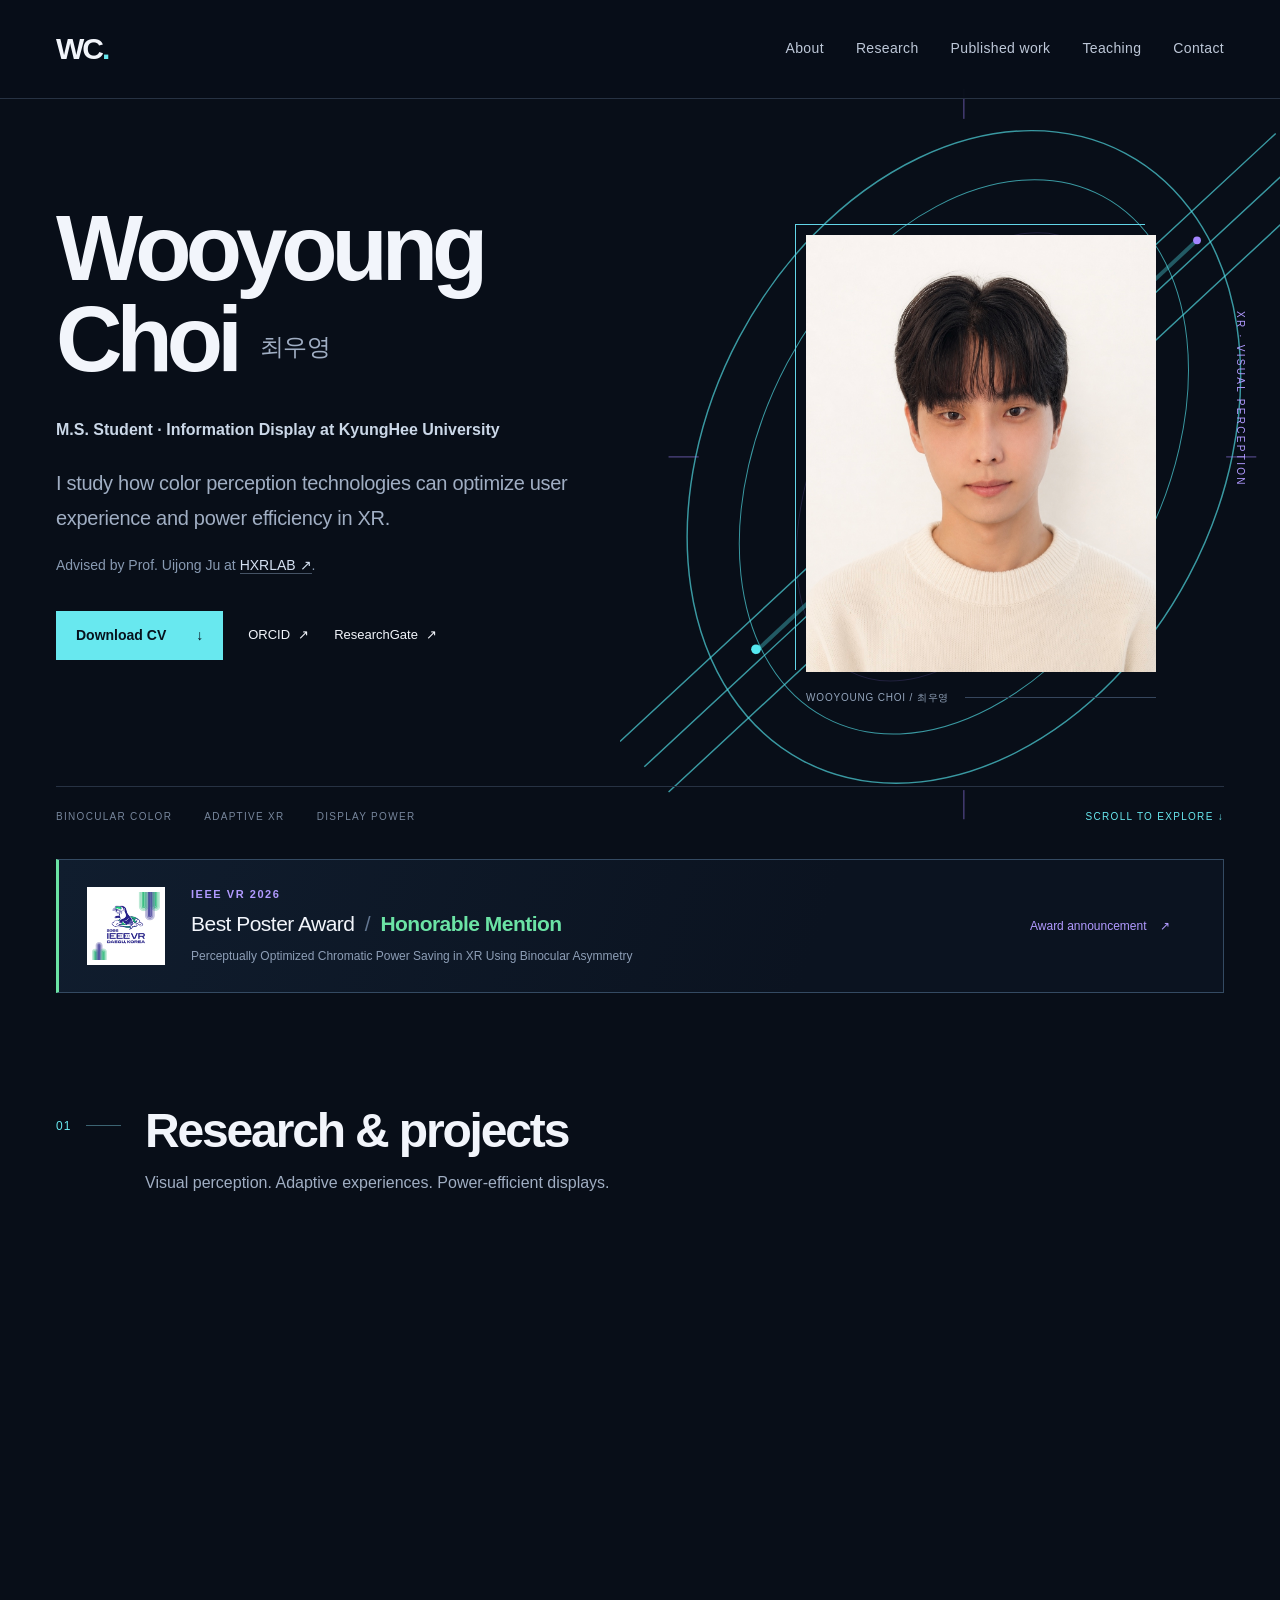
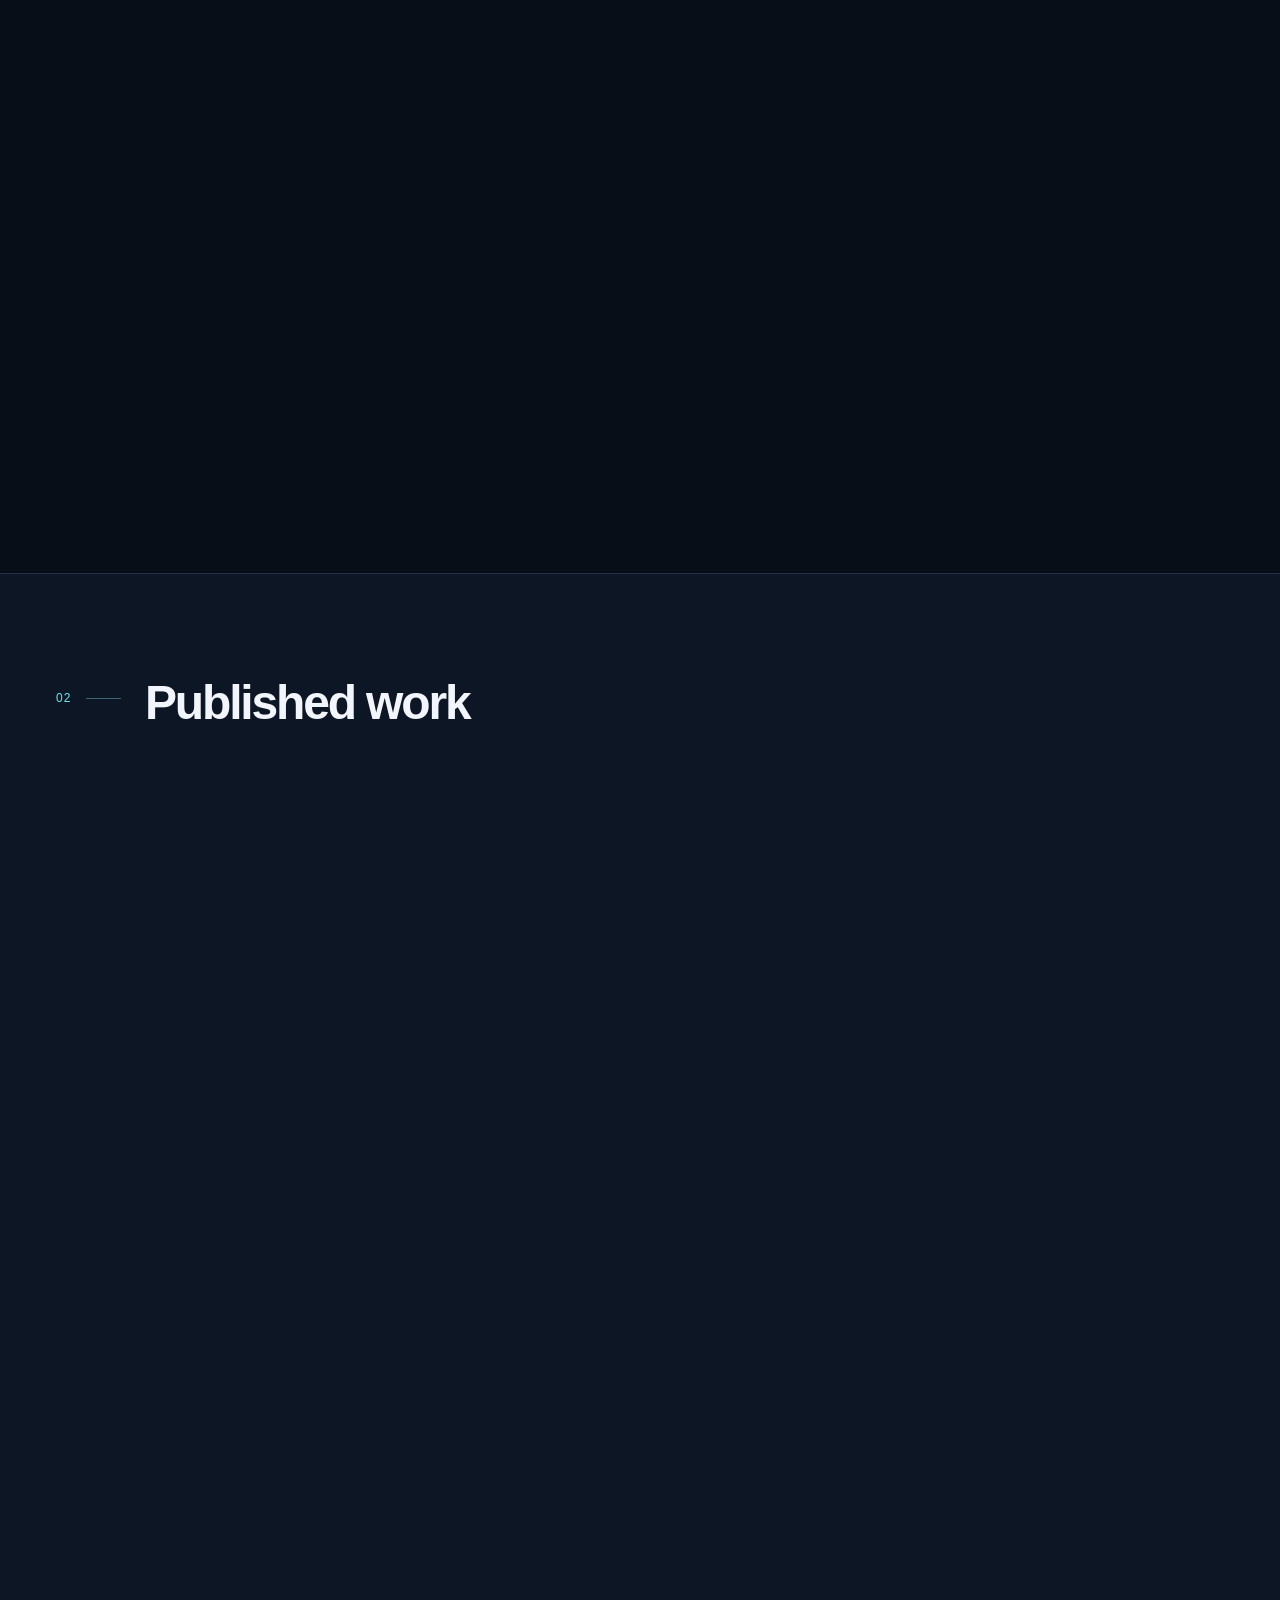
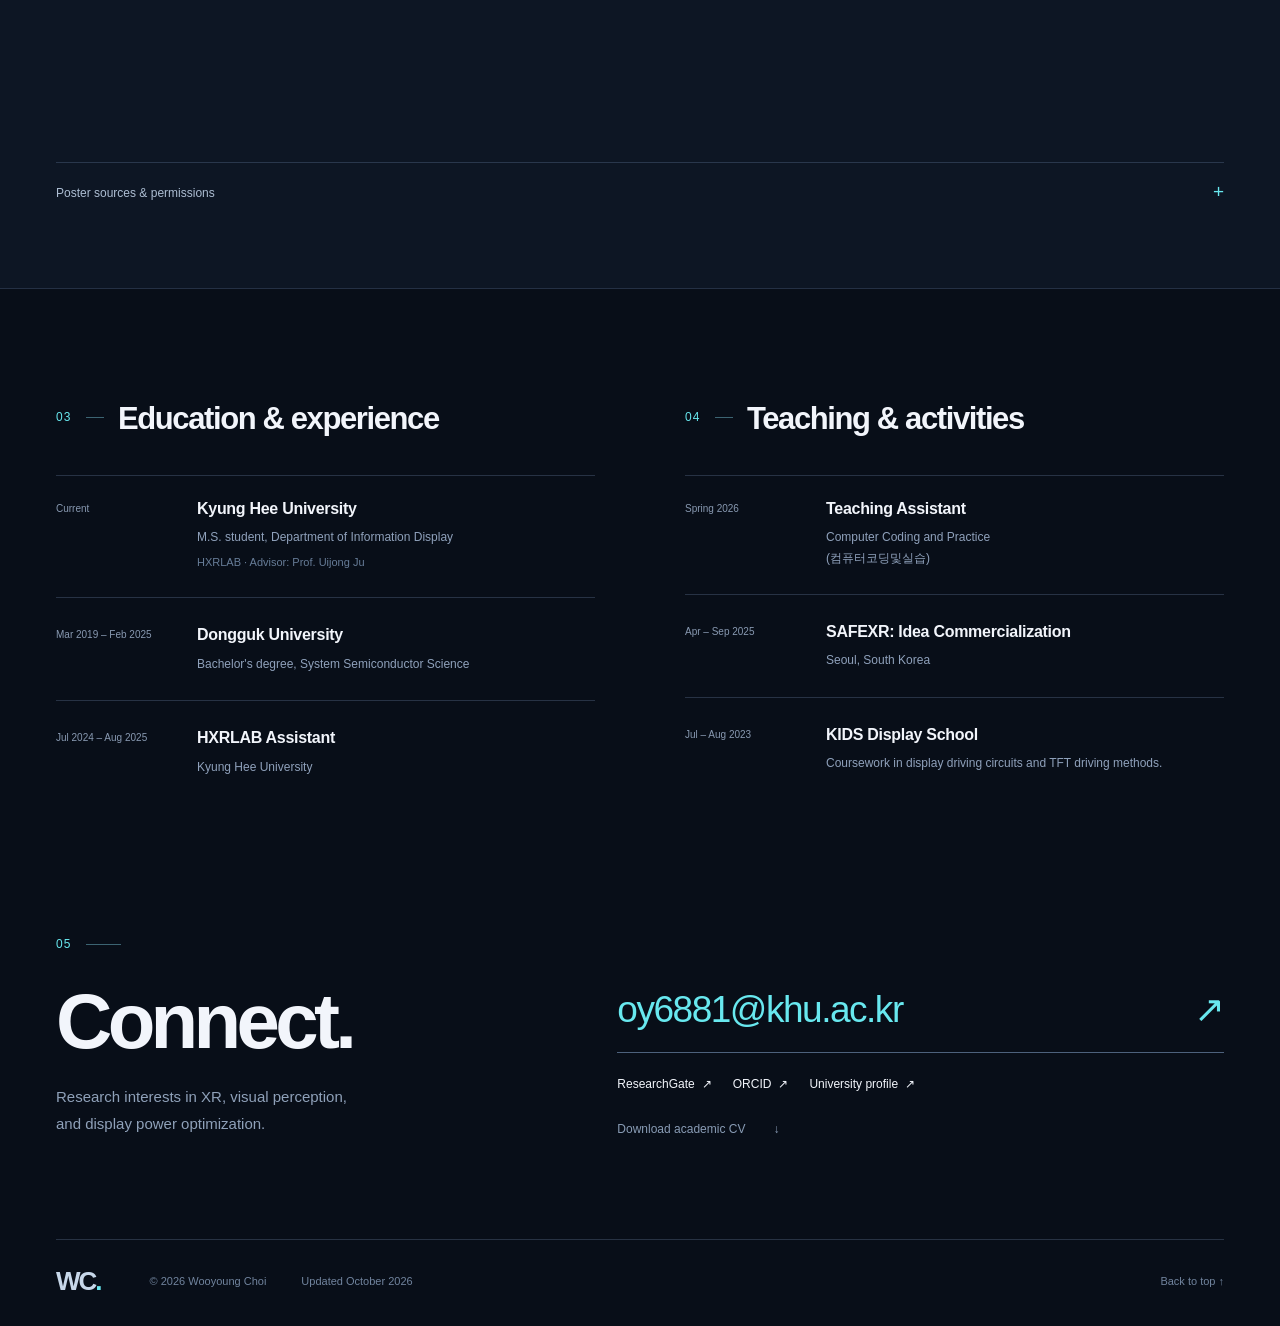
<file: index.html>
<!doctype html><html lang="en"><head><meta charset="utf-8"><meta name="viewport" content="width=device-width, initial-scale=1">
<title>Wooyoung Choi | XR &amp; Visual Perception Research</title><meta name="description" content="Wooyoung Choi, M.S. student at HXRLAB, Kyung Hee University. Research in binocular color perception, power-efficient XR displays, and adaptive blue-light control.">
<meta name="theme-color" content="#080e18"><link rel="icon" href="assets/favicon.svg" type="image/svg+xml">
<link rel="stylesheet" href="assets/style.css?v=20261003-7">
<link rel="stylesheet" href="assets/spatial.css?v=20261003-8">
<link rel="stylesheet" href="assets/spatial-details.css?v=20261004-2">
<link rel="stylesheet" href="assets/detail-motion.css?v=20261003-1">
<script src="assets/site.js?v=20261003-8" defer></script></head><body class="spatial-theme"><a class="skip sr-skip" href="#main">Skip to content</a><div class="sr-site"><header class="site-header sr-header"><div class="header-inner sr-shell sr-header-inner"><a class="wordmark sr-wordmark" href="#about" aria-label="Wooyoung Choi home">WC<span class="mark-dot">.</span></a><button class="sr-menu-button" type="button" aria-expanded="false" aria-controls="sr-navigation"><span class="sr-menu-label">Menu</span><span class="sr-menu-symbol" aria-hidden="true">+</span></button><nav id="sr-navigation" class="sr-navigation" aria-label="Main navigation"><a href="#about">About</a><a href="#research">Research</a><a href="#publications">Published work</a><a href="#teaching">Teaching</a><a href="#contact">Contact</a></nav></div></header><main id="main"><section id="about" class="sr-hero sr-shell"><div class="sr-hero-copy"><h1>Wooyoung<br>Choi<span class="sr-name-ko" lang="ko">최우영</span></h1><p class="sr-role">M.S. Student · Information Display at KyungHee University</p><p class="sr-intro">I study how color perception technologies can optimize user experience and power efficiency in XR.</p><p class="sr-advisor">Advised by Prof. Uijong Ju at <a class="" href="https://hxr.khu.ac.kr/" target="_blank" rel="noopener noreferrer">HXRLAB<span aria-hidden="true"> ↗</span></a>.</p><div class="sr-hero-actions"><a class="sr-primary" href="assets/wooyoung-choi-cv.pdf" download>Download CV <span aria-hidden="true">↓</span></a><a class="sr-text-link" href="https://orcid.org/0009-0000-0445-6281" target="_blank" rel="noopener noreferrer">ORCID<span aria-hidden="true"> ↗</span></a><a class="sr-text-link" href="https://www.researchgate.net/profile/Wooyoung-Choi-7" target="_blank" rel="noopener noreferrer">ResearchGate<span aria-hidden="true"> ↗</span></a></div></div><div class="sr-portrait-space"><svg class="sr-optics" viewBox="0 0 700 780" fill="none" aria-hidden="true"><defs><linearGradient id="srBeamB" x1="60" y1="650" x2="650" y2="100"><stop stop-color="#55e8f0" stop-opacity=".05"/><stop offset=".55" stop-color="#55e8f0" stop-opacity=".7"/><stop offset="1" stop-color="#a385ff" stop-opacity=".1"/></linearGradient></defs><ellipse cx="354" cy="393" rx="262" ry="354" transform="rotate(28 354 393)" stroke="url(#srBeamB)" stroke-width="1.5"/><ellipse cx="354" cy="393" rx="206" ry="304" transform="rotate(28 354 393)" stroke="url(#srBeamB)"/><ellipse cx="354" cy="393" rx="143" ry="250" transform="rotate(28 354 393)" stroke="#a385ff" stroke-opacity=".16"/><path d="M0 686L675 60M25 712L700 86M50 738L725 112" stroke="url(#srBeamB)" stroke-width="1.5"/><path d="M138 595L594 170" stroke="#55e8f0" stroke-opacity=".35" stroke-width="4"/><circle cx="140" cy="591" r="5" fill="#55e8f0"/><circle cx="594" cy="170" r="4" fill="#a385ff"/><path d="M50 393H81M624 393H655M354 14V45M354 736V766" stroke="#a385ff" stroke-opacity=".6"/></svg><figure class="sr-portrait"><img src="assets/portrait.jpg" alt="Portrait of Wooyoung Choi" width="360" height="450"><figcaption><span>Wooyoung Choi / <span lang="ko">최우영</span></span><span class="sr-portrait-line" aria-hidden="true"></span></figcaption></figure><span class="sr-coordinate" aria-hidden="true">XR · VISUAL PERCEPTION</span></div><div class="sr-hero-rule" aria-hidden="true"><span>BINOCULAR COLOR</span><span>ADAPTIVE XR</span><span>DISPLAY POWER</span><span class="sr-scroll">SCROLL TO EXPLORE ↓</span></div></section><div class="sr-shell"><aside class="sr-award"><div class="sr-award-logo"><img class="award-logo" src="assets/ieeevr-2026-logo.png" alt="IEEE VR 2026 conference logo" width="4340" height="4340"></div><div class="sr-award-copy"><p class="sr-kicker">IEEE VR 2026</p><p class="sr-award-title">Best Poster Award <span>/</span> <strong>Honorable Mention</strong></p><p class="award-paper-title sr-award-paper">Perceptually Optimized Chromatic Power Saving in XR Using Binocular Asymmetry</p></div><a class="sr-award-link" href="https://ieeevr.org/2026/awards/conference-awards/" target="_blank" rel="noopener noreferrer">Award announcement<span aria-hidden="true"> ↗</span></a></aside></div><section id="research" class="sr-section sr-shell"><div class="sr-section-heading"><div class="sr-section-index"><span>01</span><span class="sr-hairline" aria-hidden="true"></span></div><div><h2>Research & projects</h2><p>Visual perception. Adaptive experiences. Power-efficient displays.</p></div></div><article class="research-row sr-project"><a class="research-art sr-project-art" href="research/adaptive-blue-light/" aria-label="Read about Adaptive blue-light control"><span class="sr-image-marker">02 / VISUAL PERCEPTION &amp; XR</span><img src="assets/blue-light-workflow.png?v=20261003-spatial-figures" width="1600" height="912" alt="Three studies connect fatigue and chromatic sensitivity, paired perceptual choices, and adaptive blue-channel control. Actual Unity captures for Studies 1 and 3 are paired with editable procedure diagrams. Study 2 uses an AI-generated explanatory illustration, not an experimental capture or measured result." loading="lazy"></a><div class="research-copy sr-project-copy"><p class="eyebrow sr-kicker">VISUAL PERCEPTION & XR</p><h3><a href="research/adaptive-blue-light/">Adaptive blue-light control</a></h3><p class="project-date sr-date">March–December 2026</p><p class="sr-project-summary">A three-study investigation of visual fatigue and short-wavelength contrast sensitivity, perceptual preferences for blue-channel reduction, and adaptive control in a continuous 3D XR environment.</p><p class="sr-concept">Figure: actual Unity captures for Studies 1 and 3; an AI-generated concept illustration for Study 2.</p></div></article><article class="research-row sr-project sr-project-reverse"><a class="research-art sr-project-art" href="research/fatigue-prediction/" aria-label="Read about Visual fatigue prediction"><span class="sr-image-marker">03 / ADAPTIVE XR SYSTEMS</span><img src="assets/fatigue-overview.png?v=20261003-spatial-figures" width="1600" height="912" alt="Conceptual prediction-and-control pipeline, combining editable research diagrams with an AI-generated XR optical illustration. The illustration does not depict the actual apparatus, an experimental capture, or a measured result. Input modalities, model architecture, and performance remain unspecified." loading="lazy"></a><div class="research-copy sr-project-copy"><p class="eyebrow sr-kicker sr-kicker-violet">ADAPTIVE XR SYSTEMS</p><h3><a href="research/fatigue-prediction/">Visual fatigue prediction</a></h3><p class="project-date sr-date">From March 2026</p><p class="sr-project-summary">A research project on deep-learning-based XR visual fatigue prediction and user-perception-informed adaptive fatigue mitigation.</p><p class="sr-concept">AI-generated concept illustration. Model architecture, input modalities, and performance results are not specified in the university project record.</p></div></article></section><section id="publications" class="sr-publication-section"><div class="sr-shell"><div class="sr-section-heading"><div class="sr-section-index"><span>02</span><span class="sr-hairline" aria-hidden="true"></span></div><div><h2>Published work</h2></div></div><article class="research-row publication-project sr-publication"><a class="research-art sr-poster" href="research/binocular-color/" aria-label="Read about the published IEEE VR 2026 poster"><img src="assets/binocular-poster-2026.png" width="1800" height="1013" alt="Figure from the IEEE VR 2026 poster materials: binocular chromatic reduction, per-eye perceptual modeling, video-quality validation, and estimated display power. The color-map illustration is schematic." loading="lazy"></a><div class="research-copy sr-publication-copy"><div><p class="eyebrow sr-kicker">CONFERENCE POSTER · 2026</p><h3><a href="research/binocular-color/">Perceptually Optimized Chromatic Power Saving in XR Using Binocular Asymmetry</a></h3><p class="sr-authors"><strong>Wooyoung Choi</strong> and Uijong Ju</p><p class="muted sr-publication-venue">IEEE VR 2026 Abstracts and Workshops (VRW) · pp. 1141–1142</p></div><div class="sr-publication-right"><p>An IEEE VR 2026 poster investigating per-eye chromatic sensitivity, asymmetric color reduction, and the trade-off between perceptual quality and estimated display power in XR.</p><p class="award-inline sr-publication-award">Best Poster Award — Honorable Mention</p><div class="project-links sr-publication-links"><a class="text-link" href="research/binocular-color/">Explore published work <span aria-hidden="true">→</span></a><a class="text-link" href="https://doi.org/10.1109/VRW70859.2026.00245" target="_blank" rel="noopener noreferrer">DOI<span aria-hidden="true"> ↗</span></a><a class="text-link" href="https://ieeevr.org/2026/awards/conference-awards/" target="_blank" rel="noopener noreferrer">Award<span aria-hidden="true"> ↗</span></a></div></div></div></article><details class="sr-notice"><summary>Poster sources &amp; permissions <span aria-hidden="true">+</span></summary><div class="publication-credit"><p>Author-prepared poster teaser: Wooyoung Choi and Uijong Ju (2026). Related publication: <a class="" href="https://doi.org/10.1109/VRW70859.2026.00245" target="_blank" rel="noopener noreferrer">IEEE VRW 2026, pp. 1141–1142<span aria-hidden="true"> ↗</span></a>.</p><p>© 2026 IEEE. Personal use of this material is permitted. Permission from IEEE must be obtained for all other uses, in any current or future media, including reprinting/republishing this material for advertising or promotional purposes, creating new collective works, for resale or redistribution to servers or lists, or reuse of any copyrighted component of this work in other works.</p><p>Road-video frames: <a class="" href="https://ivc.uwaterloo.ca/database/4KVQA.html" target="_blank" rel="noopener noreferrer">Waterloo IVC 4K Video Quality Database<span aria-hidden="true"> ↗</span></a> — Zhuoran Li, Zhengfang Duanmu, Wentao Liu and Zhou Wang, “AVC, HEVC, VP9, AVS2 or AV1? — A Comparative Study of State-of-the-Art Video Encoders on 4K Videos,” ICIAR 2019, pp. 162–173. © 2019 The University of Waterloo. Video colors were modified for binocular chromatic reduction. <a href="assets/waterloo-video-dataset-notice.txt" target="_blank" rel="noopener noreferrer">Full dataset copyright and permission notice ↗</a></p></div></details></div></section><div class="sr-shell sr-background-grid"><section id="education" class="sr-section sr-education"><div class="sr-section-heading"><div class="sr-section-index"><span>03</span><span class="sr-hairline" aria-hidden="true"></span></div><div><h2>Education & experience</h2></div></div><div class="sr-timeline"><article><p class="sr-date">Current</p><div><h3>Kyung Hee University</h3><p>M.S. student, Department of Information Display</p><p class="sr-muted">HXRLAB · Advisor: Prof. Uijong Ju</p></div></article><article><p class="sr-date">Mar 2019 – Feb 2025</p><div><h3>Dongguk University</h3><p>Bachelor's degree, System Semiconductor Science</p></div></article><article id="experience"><p class="sr-date">Jul 2024 – Aug 2025</p><div><h3>HXRLAB Assistant</h3><p>Kyung Hee University</p></div></article></div></section><section id="teaching" class="sr-section sr-teaching"><div class="sr-section-heading"><div class="sr-section-index"><span>04</span><span class="sr-hairline" aria-hidden="true"></span></div><div><h2>Teaching & activities</h2></div></div><div class="sr-timeline"><article><p class="sr-date">Spring 2026</p><div><h3>Teaching Assistant</h3><p>Computer Coding and Practice<br><span lang="ko">(컴퓨터코딩및실습)</span></p></div></article><article><p class="sr-date">Apr – Sep 2025</p><div><h3>SAFEXR: Idea Commercialization</h3><p>Seoul, South Korea</p></div></article><article><p class="sr-date">Jul – Aug 2023</p><div><h3>KIDS Display School</h3><p>Coursework in display driving circuits and TFT driving methods.</p></div></article></div></section></div><section id="contact" class="sr-contact sr-shell"><div class="sr-section-index"><span>05</span><span class="sr-hairline" aria-hidden="true"></span></div><div class="sr-contact-grid"><div><h2>Connect.</h2><p>Research interests in XR, visual perception,<br class="sr-desktop-break"> and display power optimization.</p></div><div><a class="sr-email" href="mailto:oy6881@khu.ac.kr">oy6881@khu.ac.kr<span aria-hidden="true">↗</span></a><div class="sr-contact-links"><a class="" href="https://www.researchgate.net/profile/Wooyoung-Choi-7" target="_blank" rel="noopener noreferrer">ResearchGate<span aria-hidden="true"> ↗</span></a><a class="" href="https://orcid.org/0009-0000-0445-6281" target="_blank" rel="noopener noreferrer">ORCID<span aria-hidden="true"> ↗</span></a><a class="" href="https://brain.khu.ac.kr/user/userDetail.do?id=3b3e57ee36cfec4f3a9e" target="_blank" rel="noopener noreferrer">University profile<span aria-hidden="true"> ↗</span></a></div><a class="sr-contact-cv" href="assets/wooyoung-choi-cv.pdf" download>Download academic CV <span aria-hidden="true">↓</span></a></div></div></section></main><footer class="site-footer sr-footer sr-shell"><a class="sr-wordmark" href="#about" aria-label="Back to top">WC<span>.</span></a><p>© 2026 Wooyoung Choi</p><p>Updated October 2026</p><a href="#about">Back to top ↑</a></footer></div></body></html>
</file>
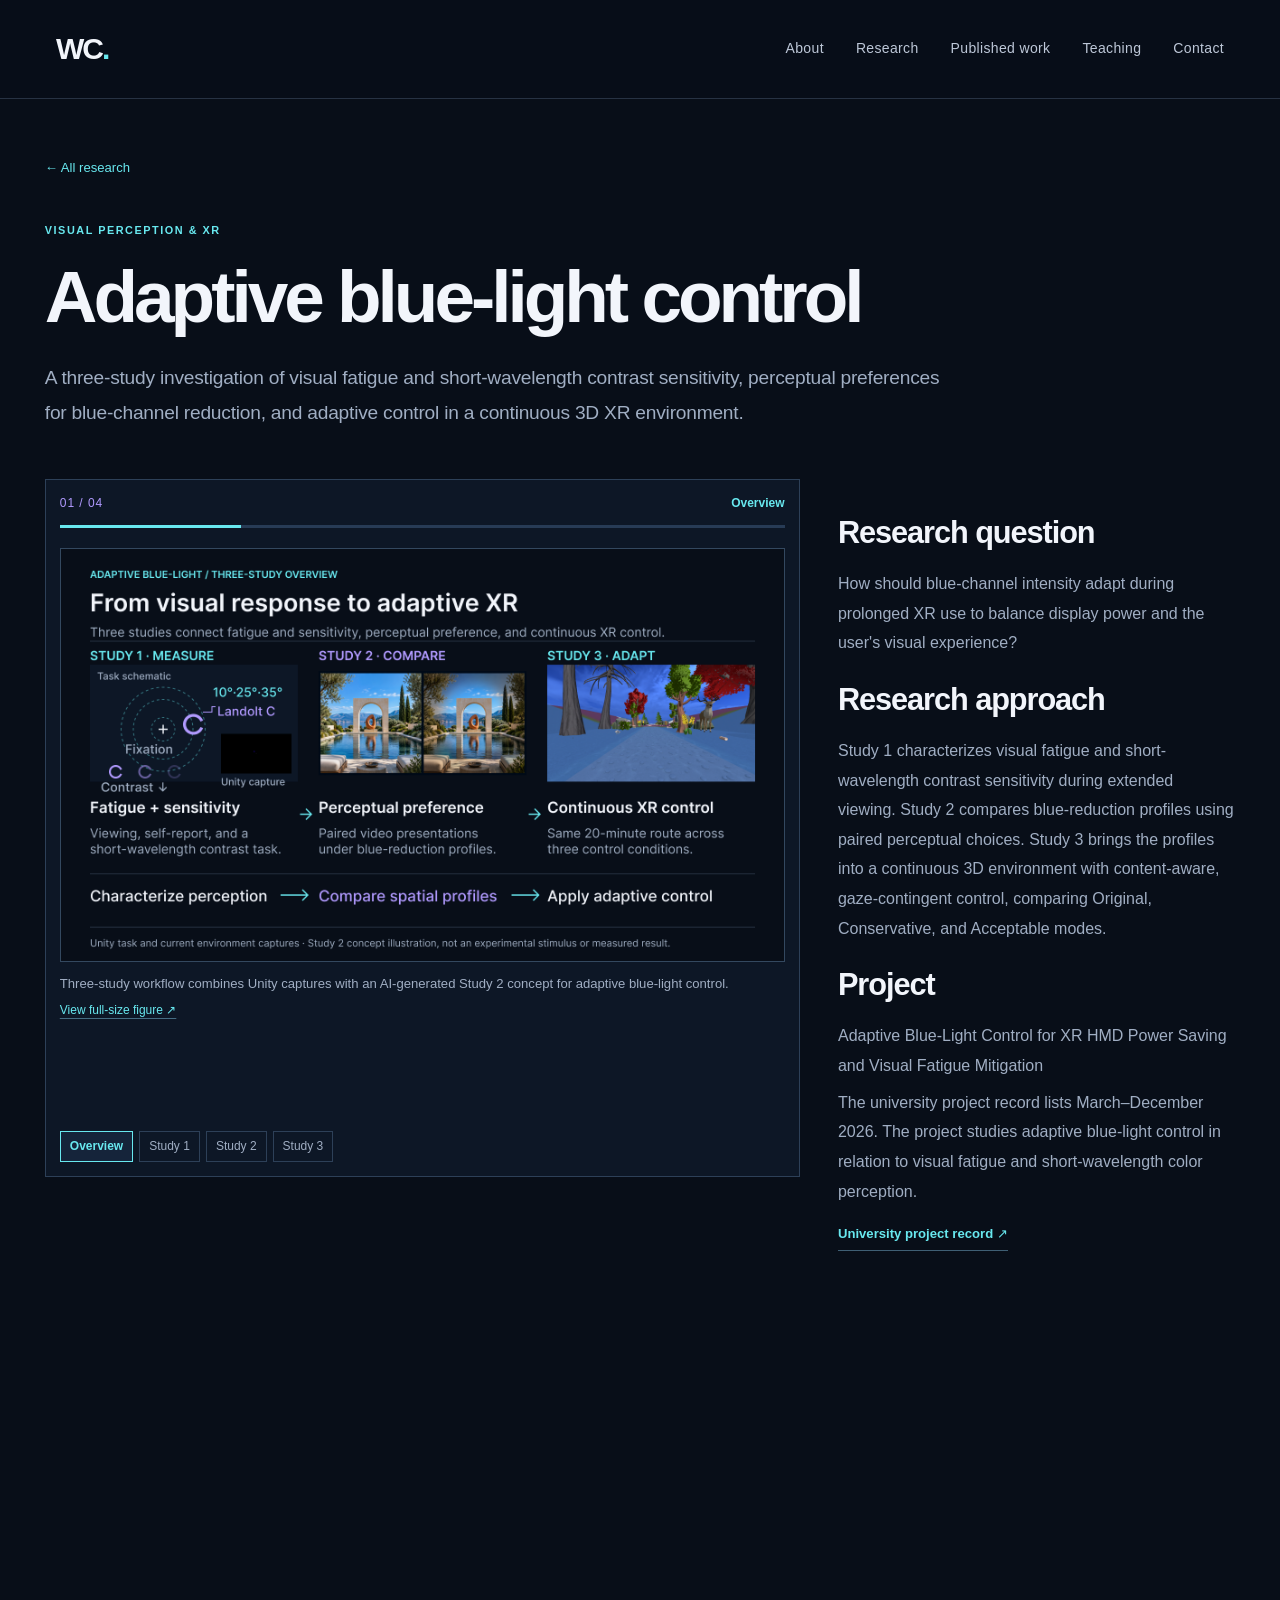
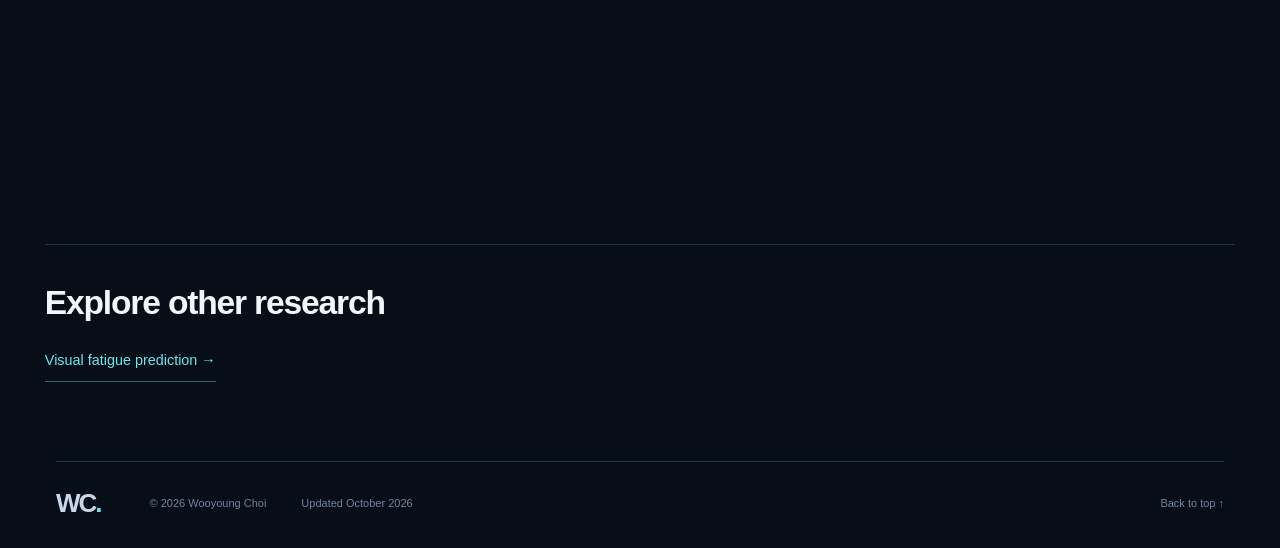
<file: research/adaptive-blue-light/index.html>
<!doctype html><html lang="en"><head><meta charset="utf-8"><meta name="viewport" content="width=device-width, initial-scale=1">
<title>Adaptive blue-light control | Wooyoung Choi</title><meta name="description" content="A three-study investigation of visual fatigue and short-wavelength contrast sensitivity, perceptual preferences for blue-channel reduction, and adaptive control in a continuous 3D XR environment.">
<meta name="theme-color" content="#080e18"><link rel="icon" href="../../assets/favicon.svg" type="image/svg+xml">
<link rel="stylesheet" href="../../assets/style.css?v=20261003-7">
<link rel="stylesheet" href="../../assets/spatial.css?v=20261003-8">
<link rel="stylesheet" href="../../assets/spatial-details.css?v=20261004-2">
<link rel="stylesheet" href="../../assets/detail-motion.css?v=20261003-1">
<script src="../../assets/site.js?v=20261003-8" defer></script></head><body class="spatial-theme"><a class="skip sr-skip" href="#main">Skip to content</a><header class="site-header sr-header"><div class="header-inner sr-shell sr-header-inner"><a class="wordmark sr-wordmark" href="../../" aria-label="Wooyoung Choi home">WC<span class="mark-dot">.</span></a><button class="sr-menu-button" type="button" aria-expanded="false" aria-controls="sr-navigation"><span class="sr-menu-label">Menu</span><span class="sr-menu-symbol" aria-hidden="true">+</span></button><nav id="sr-navigation" class="sr-navigation" aria-label="Main navigation"><a href="../../#about">About</a><a href="../../#research">Research</a><a href="../../#publications">Published work</a><a href="../../#teaching">Teaching</a><a href="../../#contact">Contact</a></nav></div></header><main id="main" class="container detail"><a class="back-link" href="../../#research">← All research</a><p class="eyebrow">VISUAL PERCEPTION & XR</p><h1>Adaptive blue-light control</h1><p class="detail-intro">A three-study investigation of visual fatigue and short-wavelength contrast sensitivity, perceptual preferences for blue-channel reduction, and adaptive control in a continuous 3D XR environment.</p><div class="detail-story"><div class="story-chapters"><section class="story-chapter" data-story-label="Overview" aria-describedby="caption-overview"><div class="story-copy"><section><h2>Research question</h2><p>How should blue-channel intensity adapt during prolonged XR use to balance display power and the user's visual experience?</p></section><section><h2>Research approach</h2><p>Study 1 characterizes visual fatigue and short-wavelength contrast sensitivity during extended viewing. Study 2 compares blue-reduction profiles using paired perceptual choices. Study 3 brings the profiles into a continuous 3D environment with content-aware, gaze-contingent control, comparing Original, Conservative, and Acceptable modes.</p></section><section><h2>Project</h2><p>Adaptive Blue-Light Control for XR HMD Power Saving and Visual Fatigue Mitigation</p><p class="muted">The university project record lists March–December 2026. The project studies adaptive blue-light control in relation to visual fatigue and short-wavelength color perception.</p><a class="text-link" href="https://brain.khu.ac.kr/funding/fundingDetail.do?fundingId=1734" target="_blank" rel="noopener noreferrer">University project record<span aria-hidden="true"> ↗</span></a></section></div><figure class="detail-figure story-figure"><img src="../../assets/blue-light-workflow.png?v=20261003-spatial-figures" alt="Three studies connect fatigue and chromatic sensitivity, paired perceptual choices, and adaptive blue-channel control. Actual Unity captures for Studies 1 and 3 are paired with editable procedure diagrams. Study 2 uses an AI-generated explanatory illustration, not an experimental capture or measured result." width="1600" height="912"><figcaption id="caption-overview">Three-study workflow combines Unity captures with an AI-generated Study 2 concept for adaptive blue-light control. <span class="figure-caption-links"><a href="../../assets/blue-light-workflow.png?v=20261003-spatial-figures" target="_blank" rel="noopener noreferrer">View full-size figure ↗</a></span></figcaption></figure></section><section class="story-chapter" data-story-label="Study 1" aria-describedby="caption-study-1"><div class="story-copy"><p class="eyebrow">STUDY 1</p><h2>Visual fatigue & chromatic sensitivity</h2><p>The VF_video project combines a viewing session and fatigue self-report with a short-wavelength contrast task. The contrast task presents a Landolt C and fixation cross at 10°, 25°, and 35° eccentricities. This study characterizes the perceptual response to extended viewing.</p></div><figure class="detail-figure story-figure"><img src="../../assets/blue-study1-procedure.png?v=20261003-spatial-figures" alt="Viewing and fatigue self-report lead to a Landolt C contrast task at 10°, 25°, and 35°. The original Unity task capture and an enlarged explanatory schematic show central fixation, decreasing contrast, and visibility responses. The eccentricity schematic is not to scale." width="1600" height="1000" loading="lazy"><figcaption id="caption-study-1">Unity capture and schematic: fatigue self-report followed by Landolt C contrast tasks at 10°, 25°, and 35°. <span class="figure-caption-links"><a href="../../assets/blue-study1-procedure.png?v=20261003-spatial-figures" target="_blank" rel="noopener noreferrer">View full-size figure ↗</a></span></figcaption></figure></section><section class="story-chapter" data-story-label="Study 2" aria-describedby="caption-study-2"><div class="story-copy"><p class="eyebrow">STUDY 2</p><h2>Perceptual preferences for blue reduction</h2><p>The VF_blue_filter project presents paired video stimuli under different blue-reduction profiles. Participants choose between the two presentations. Reduction is specified separately at 10°, 25°, and 35°, with video content spanning low, colorful mid, white mid, and high blue content.</p></div><figure class="detail-figure story-figure"><img src="../../assets/blue-study2-comparison.png?v=20261003-spatial-figures" alt="An AI-generated explanatory illustration shows the concept of gaze-centered blue reduction, with central colors preserved and peripheral blue attenuated. Editable schematic boundaries accompany the sequential procedure: Profile A, interval, Profile B, then participant choice. The illustration is not an experimental stimulus, an actual Unity capture, a calibrated color prediction, or a measured result." width="1600" height="1000" loading="lazy"><figcaption id="caption-study-2">AI-generated concept: gaze-centered blue reduction accompanies sequential Profile A, interval, Profile B, and participant choice. <span class="figure-caption-links"><a href="../../assets/blue-study2-comparison.png?v=20261003-spatial-figures" target="_blank" rel="noopener noreferrer">View full-size figure ↗</a></span></figcaption></figure></section><section class="story-chapter" data-story-label="Study 3" aria-describedby="caption-study-3"><div class="story-copy"><p class="eyebrow">STUDY 3</p><h2>Adaptive control in a continuous 3D environment</h2><p>The current Unity environment follows a 20-minute continuous route through an opening forest, camp, flower meadow, stone bridge, and waterfall, in the configured order. The same route is used across Original, Conservative, and Acceptable conditions. Original applies no blue reduction; Conservative applies a fixed spatial profile immediately; Acceptable selects profiles from scene color information and uses gaze-centered reduction with smooth transitions. The project examines visual fatigue, perceptual experience, and display-power trade-offs.</p></div><figure class="detail-figure story-figure"><img src="../../assets/blue-study3-control.png?v=20261003-spatial-figures" alt="Actual Unity desktop environment previews (non-XR) show the five current route regions. Editable diagrams explain Original, Conservative, and Acceptable control over the same 20-minute route. The scene renders preserve their original pixels and do not show HMD filtering or measured outcomes." width="1600" height="1120" loading="lazy"><figcaption id="caption-study-3">Unity desktop captures show five zones along a 20-minute route with Original, Conservative, and Acceptable control. <span class="figure-caption-links"><a href="../../assets/blue-study3-control.png?v=20261003-spatial-figures" target="_blank" rel="noopener noreferrer">View full-size figure ↗</a></span></figcaption></figure></section></div></div><div class="other-research"><h2>Explore other research</h2><a href="../fatigue-prediction/">Visual fatigue prediction <span aria-hidden="true">→</span></a></div></main><footer class="site-footer sr-footer sr-shell"><a class="sr-wordmark" href="../../#about" aria-label="Back to top">WC<span>.</span></a><p>© 2026 Wooyoung Choi</p><p>Updated October 2026</p><a href="../../#about">Back to top ↑</a></footer><script src="../../assets/detail-story.js?v=20261003-motion-1" defer></script></body></html>
</file>
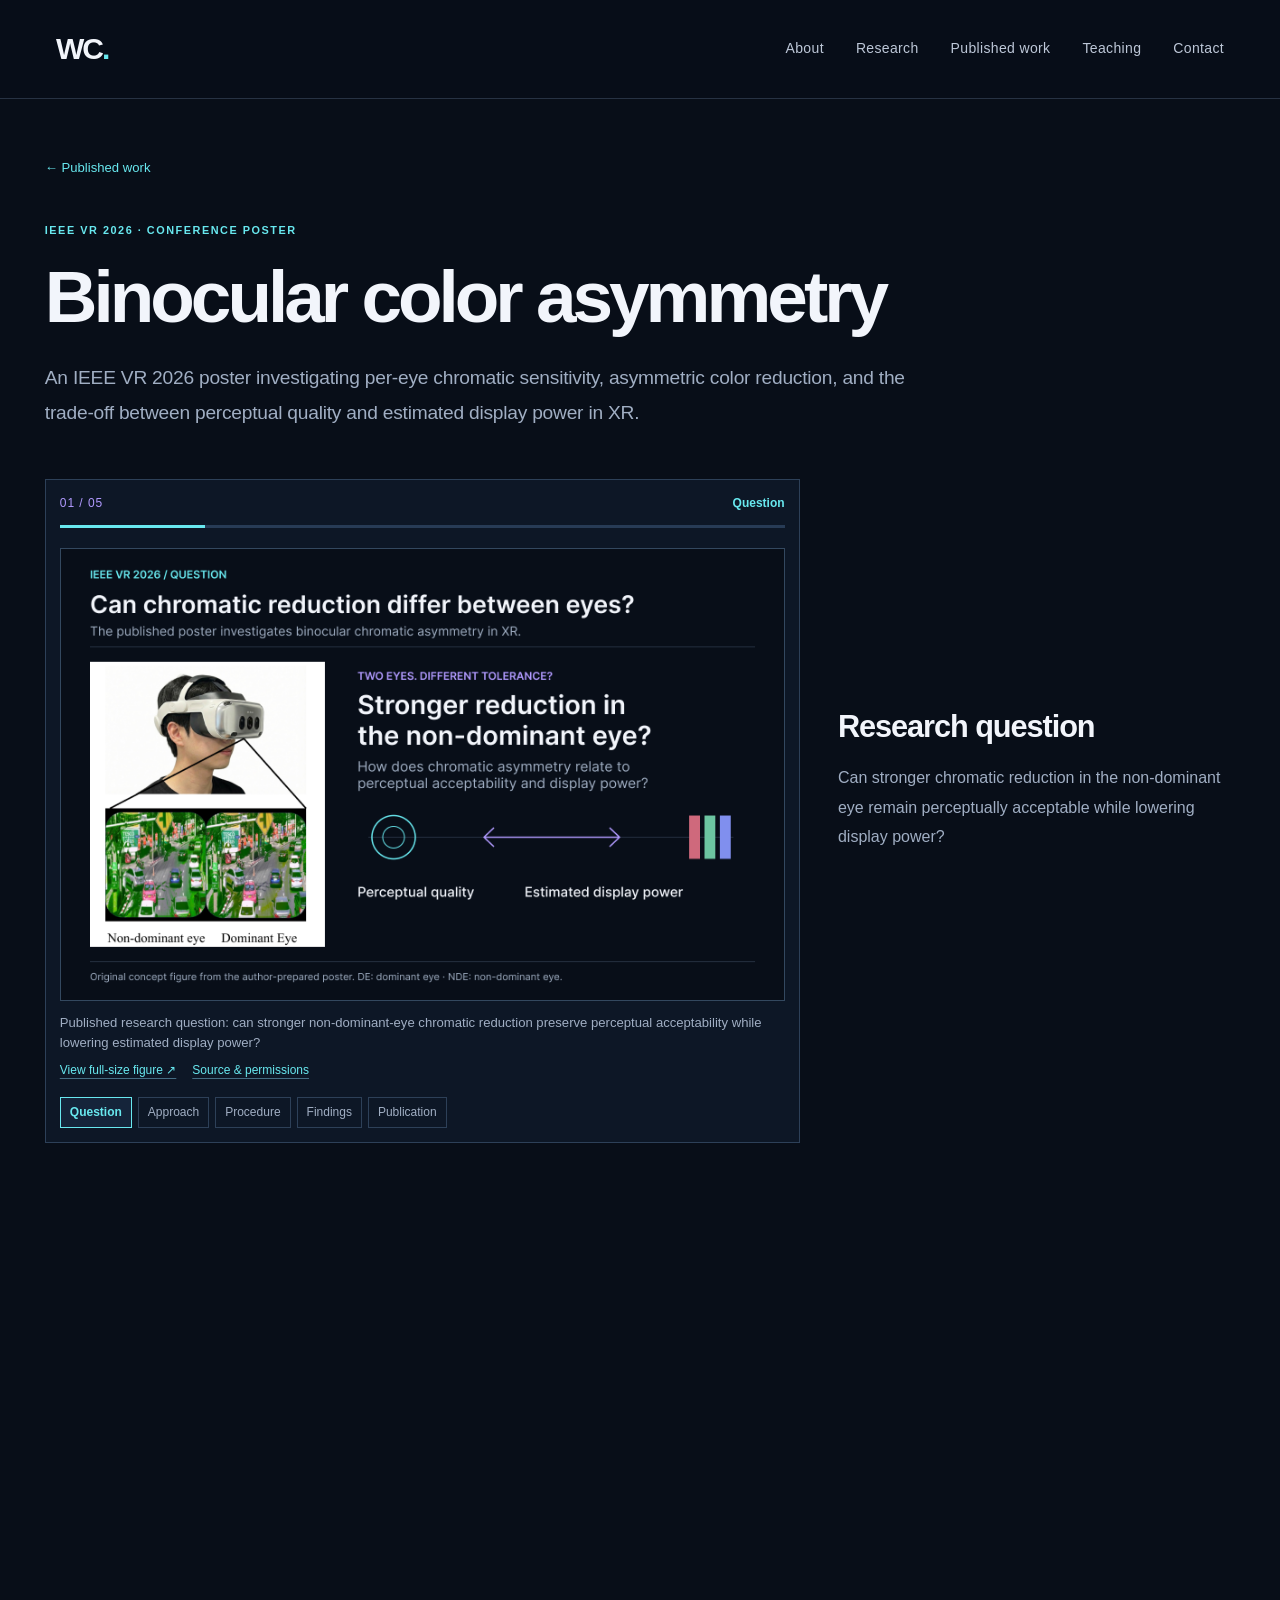
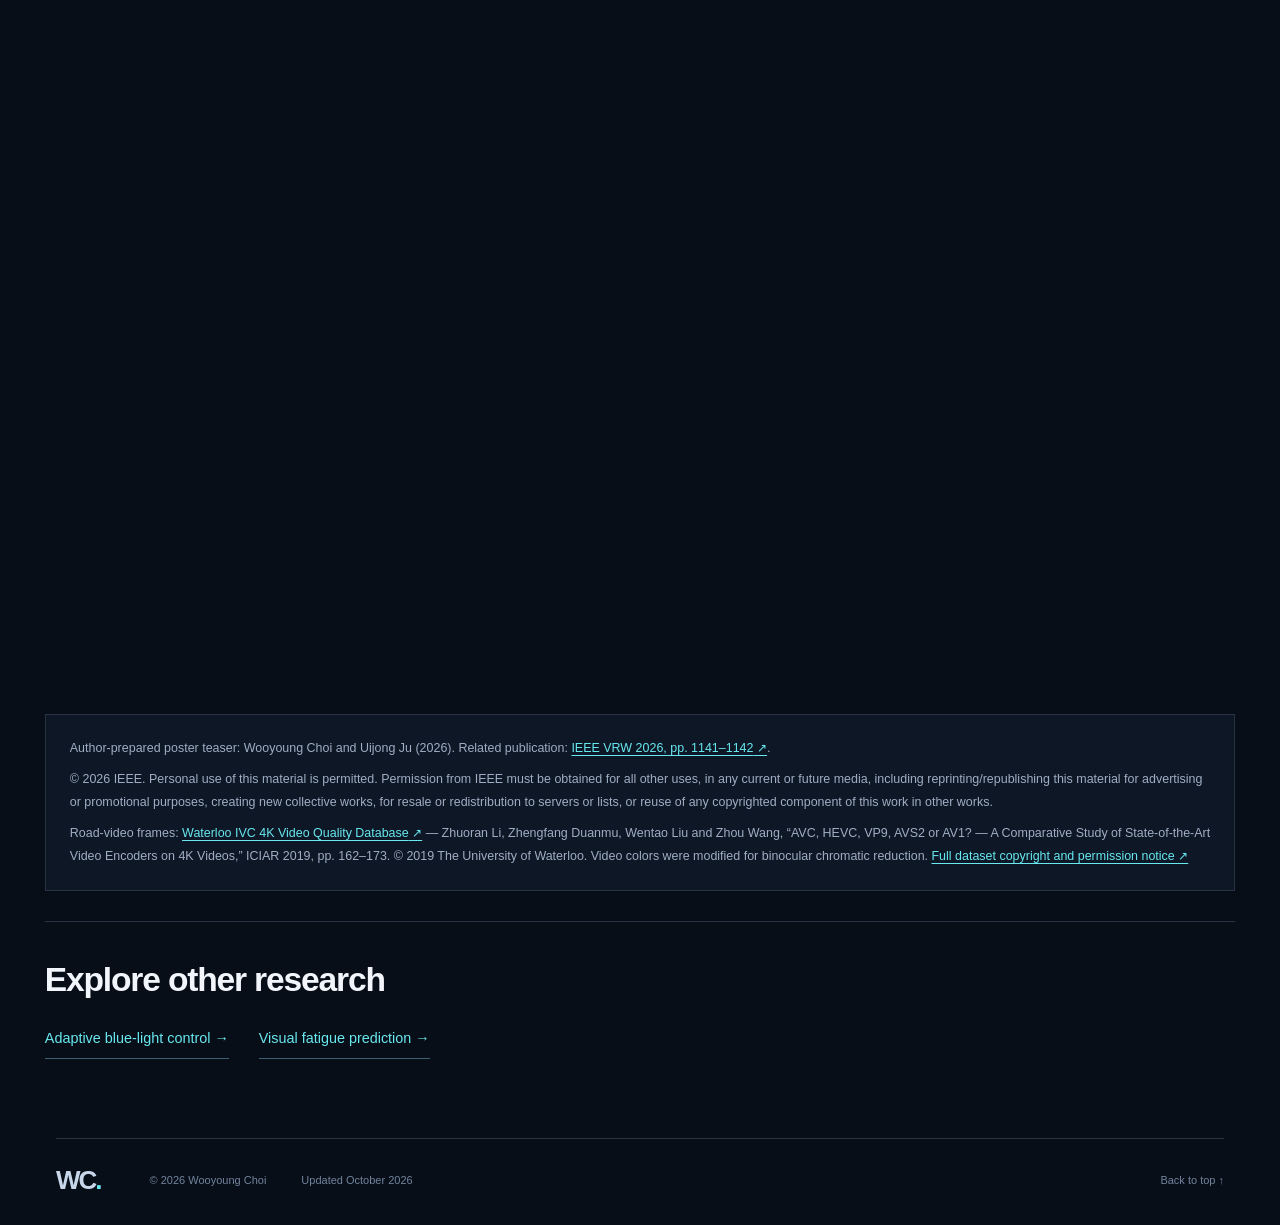
<file: research/binocular-color/index.html>
<!doctype html><html lang="en"><head><meta charset="utf-8"><meta name="viewport" content="width=device-width, initial-scale=1">
<title>Binocular color asymmetry | Wooyoung Choi</title><meta name="description" content="An IEEE VR 2026 poster investigating per-eye chromatic sensitivity, asymmetric color reduction, and the trade-off between perceptual quality and estimated display power in XR.">
<meta name="theme-color" content="#080e18"><link rel="icon" href="../../assets/favicon.svg" type="image/svg+xml">
<link rel="stylesheet" href="../../assets/style.css?v=20261003-7">
<link rel="stylesheet" href="../../assets/spatial.css?v=20261003-8">
<link rel="stylesheet" href="../../assets/spatial-details.css?v=20261004-2">
<link rel="stylesheet" href="../../assets/detail-motion.css?v=20261003-1">
<script src="../../assets/site.js?v=20261003-8" defer></script></head><body class="spatial-theme"><a class="skip sr-skip" href="#main">Skip to content</a><header class="site-header sr-header"><div class="header-inner sr-shell sr-header-inner"><a class="wordmark sr-wordmark" href="../../" aria-label="Wooyoung Choi home">WC<span class="mark-dot">.</span></a><button class="sr-menu-button" type="button" aria-expanded="false" aria-controls="sr-navigation"><span class="sr-menu-label">Menu</span><span class="sr-menu-symbol" aria-hidden="true">+</span></button><nav id="sr-navigation" class="sr-navigation" aria-label="Main navigation"><a href="../../#about">About</a><a href="../../#research">Research</a><a href="../../#publications">Published work</a><a href="../../#teaching">Teaching</a><a href="../../#contact">Contact</a></nav></div></header><main id="main" class="container detail"><a class="back-link" href="../../#publications">← Published work</a><p class="eyebrow">IEEE VR 2026 · CONFERENCE POSTER</p><h1>Binocular color asymmetry</h1><p class="detail-intro">An IEEE VR 2026 poster investigating per-eye chromatic sensitivity, asymmetric color reduction, and the trade-off between perceptual quality and estimated display power in XR.</p><div class="detail-story"><div class="story-chapters"><section class="story-chapter" data-story-label="Question" aria-describedby="caption-question"><div class="story-copy"><section><h2>Research question</h2><p>Can stronger chromatic reduction in the non-dominant eye remain perceptually acceptable while lowering display power?</p></section></div><figure class="detail-figure story-figure"><img src="../../assets/poster-question.png?v=20261003-spatial-figures" alt="Research question from the IEEE VR 2026 poster: perceptual acceptability of stronger chromatic reduction in the non-dominant eye and its relationship to estimated display power." width="1600" height="1000" loading="lazy"><figcaption id="caption-question">Published research question: can stronger non-dominant-eye chromatic reduction preserve perceptual acceptability while lowering estimated display power? <span class="figure-caption-links"><a href="../../assets/poster-question.png?v=20261003-spatial-figures" target="_blank" rel="noopener noreferrer">View full-size figure ↗</a> <a href="#poster-source-notice">Source & permissions</a></span></figcaption></figure></section><section class="story-chapter" data-story-label="Approach" aria-describedby="caption-approach"><div class="story-copy"><section><h2>Research approach</h2><p>The poster combines a four-alternative forced-choice (4AFC) chromatic detection task with per-eye color maps modeled using a radial basis function neural network (RBFNN). The maps guide gaze-contingent chromatic reduction. Paired video judgments (2AFC) are converted to Just-Objectionable-Difference (JOD) scores to assess perceptual acceptability.</p></section></div><figure class="detail-figure story-figure"><img src="../../assets/poster-approach.png?v=20261003-spatial-figures" alt="Published poster approach: per-eye chromatic detection (4AFC), RBFNN color maps, and gaze-contingent chromatic reduction. Schematic adapted from the IEEE VR 2026 poster." width="1600" height="1000" loading="lazy"><figcaption id="caption-approach">Poster schematic: per-eye chromatic detection (4AFC) informs RBFNN color maps and gaze-contingent chromatic reduction. <span class="figure-caption-links"><a href="../../assets/poster-approach.png?v=20261003-spatial-figures" target="_blank" rel="noopener noreferrer">View full-size figure ↗</a> <a href="#poster-source-notice">Source & permissions</a></span></figcaption></figure></section><section class="story-chapter" data-story-label="Procedure" aria-describedby="caption-procedure"><div class="story-copy"><section><h2>Procedure overview</h2><dl class="project-focus"><div><dt>Measure per-eye sensitivity</dt><dd>Use a chromatic detection task to estimate perceptual thresholds separately for the dominant and non-dominant eyes.</dd></div><div><dt>Build chromatic reduction maps</dt><dd>Model the thresholds with RBFNNs and use the maps for perceptually informed color reduction.</dd></div><div><dt>Validate quality and estimate power</dt><dd>Compare video presentations with paired judgments and JOD scaling, and estimate display power using a calibrated OLED model.</dd></div></dl></section></div><figure class="detail-figure story-figure"><img src="../../assets/poster-procedure.png?v=20261003-spatial-figures" alt="Published procedure: per-eye sensitivity measurements inform color-reduction maps; paired video judgments and JOD scaling validate quality alongside OLED-model power estimates." width="1600" height="1000" loading="lazy"><figcaption id="caption-procedure">Poster procedure: per-eye chromatic modeling supports parallel 2AFC/JOD quality validation and calibrated OLED-model power estimation. <span class="figure-caption-links"><a href="../../assets/poster-procedure.png?v=20261003-spatial-figures" target="_blank" rel="noopener noreferrer">View full-size figure ↗</a> <a href="#poster-source-notice">Source & permissions</a></span></figcaption></figure></section><section class="story-chapter" data-story-label="Findings" aria-describedby="caption-findings"><div class="story-copy"><section><h2>Poster findings</h2><p>Within the tested conditions, the poster reports broader chromatic tolerance in the non-dominant eye for selected color directions and greater estimated display-power savings with non-dominant-eye-targeted reduction. The maximum reported saving was 24% for S-cone-dominant video content.</p><p class="muted">The power results are estimates from a calibrated OLED display model; they are not direct measurements of HMD battery-life improvement.</p></section></div><figure class="detail-figure story-figure"><img src="../../assets/poster-findings.png?v=20261003-spatial-figures" alt="Reported poster findings within the tested conditions: broader non-dominant-eye chromatic tolerance for selected color directions and a maximum estimated display-power saving of 24% for S-cone-dominant video content. The original teaser power chart is reproduced as vectors with updated colors; bar geometry, error bars, labels, and legend relationships are preserved. These are OLED-model estimates, not HMD battery-life measurements." width="1600" height="1000" loading="lazy"><figcaption id="caption-findings">Up to 24% estimated OLED display-power saving in S-cone-dominant video. <span class="figure-caption-links"><a href="../../assets/poster-findings.png?v=20261003-spatial-figures" target="_blank" rel="noopener noreferrer">View full-size figure ↗</a> <a href="#poster-source-notice">Source & permissions</a></span></figcaption></figure></section><section class="story-chapter" data-story-label="Publication" aria-describedby="caption-overview"><div class="story-copy"><section><h2>Publication</h2><span class="tag">CONFERENCE POSTER · 2026</span><h3>Perceptually Optimized Chromatic Power Saving in XR Using Binocular Asymmetry</h3><p>Wooyoung Choi and Uijong Ju</p><p class="muted">IEEE VR 2026 Abstracts and Workshops (VRW), pages 1141–1142. DOI: 10.1109/VRW70859.2026.00245.</p><p class="award-inline">Best Poster Award — Honorable Mention</p><div class="inline-links"><a class="" href="https://doi.org/10.1109/VRW70859.2026.00245" target="_blank" rel="noopener noreferrer">Published extended abstract<span aria-hidden="true"> ↗</span></a><a class="" href="https://brain.khu.ac.kr/conference/conferenceDetail.do?conferenceId=4235" target="_blank" rel="noopener noreferrer">Conference record<span aria-hidden="true"> ↗</span></a><a class="" href="https://ieeevr.org/2026/awards/conference-awards/" target="_blank" rel="noopener noreferrer">Award announcement<span aria-hidden="true"> ↗</span></a></div></section></div><figure class="detail-figure story-figure"><img src="../../assets/binocular-poster-2026.png" alt="Figure from the IEEE VR 2026 poster materials: binocular chromatic reduction, per-eye perceptual modeling, video-quality validation, and estimated display power. The color-map illustration is schematic." width="1800" height="1013"><figcaption id="caption-overview">Original IEEE VR 2026 teaser summarizes binocular chromatic reduction, perceptual quality validation, and estimated display power. <span class="figure-caption-links"><a href="../../assets/binocular-poster-2026.png" target="_blank" rel="noopener noreferrer">View full-size figure ↗</a> <a href="#poster-source-notice">Source & permissions</a></span></figcaption></figure></section></div></div><div id="poster-source-notice"><div class="publication-credit"><p>Author-prepared poster teaser: Wooyoung Choi and Uijong Ju (2026). Related publication: <a class="" href="https://doi.org/10.1109/VRW70859.2026.00245" target="_blank" rel="noopener noreferrer">IEEE VRW 2026, pp. 1141–1142<span aria-hidden="true"> ↗</span></a>.</p><p>© 2026 IEEE. Personal use of this material is permitted. Permission from IEEE must be obtained for all other uses, in any current or future media, including reprinting/republishing this material for advertising or promotional purposes, creating new collective works, for resale or redistribution to servers or lists, or reuse of any copyrighted component of this work in other works.</p><p>Road-video frames: <a class="" href="https://ivc.uwaterloo.ca/database/4KVQA.html" target="_blank" rel="noopener noreferrer">Waterloo IVC 4K Video Quality Database<span aria-hidden="true"> ↗</span></a> — Zhuoran Li, Zhengfang Duanmu, Wentao Liu and Zhou Wang, “AVC, HEVC, VP9, AVS2 or AV1? — A Comparative Study of State-of-the-Art Video Encoders on 4K Videos,” ICIAR 2019, pp. 162–173. © 2019 The University of Waterloo. Video colors were modified for binocular chromatic reduction. <a href="../../assets/waterloo-video-dataset-notice.txt" target="_blank" rel="noopener noreferrer">Full dataset copyright and permission notice ↗</a></p></div></div><div class="other-research"><h2>Explore other research</h2><a href="../adaptive-blue-light/">Adaptive blue-light control <span aria-hidden="true">→</span></a><a href="../fatigue-prediction/">Visual fatigue prediction <span aria-hidden="true">→</span></a></div></main><footer class="site-footer sr-footer sr-shell"><a class="sr-wordmark" href="../../#about" aria-label="Back to top">WC<span>.</span></a><p>© 2026 Wooyoung Choi</p><p>Updated October 2026</p><a href="../../#about">Back to top ↑</a></footer><script src="../../assets/detail-story.js?v=20261003-motion-1" defer></script></body></html>
</file>
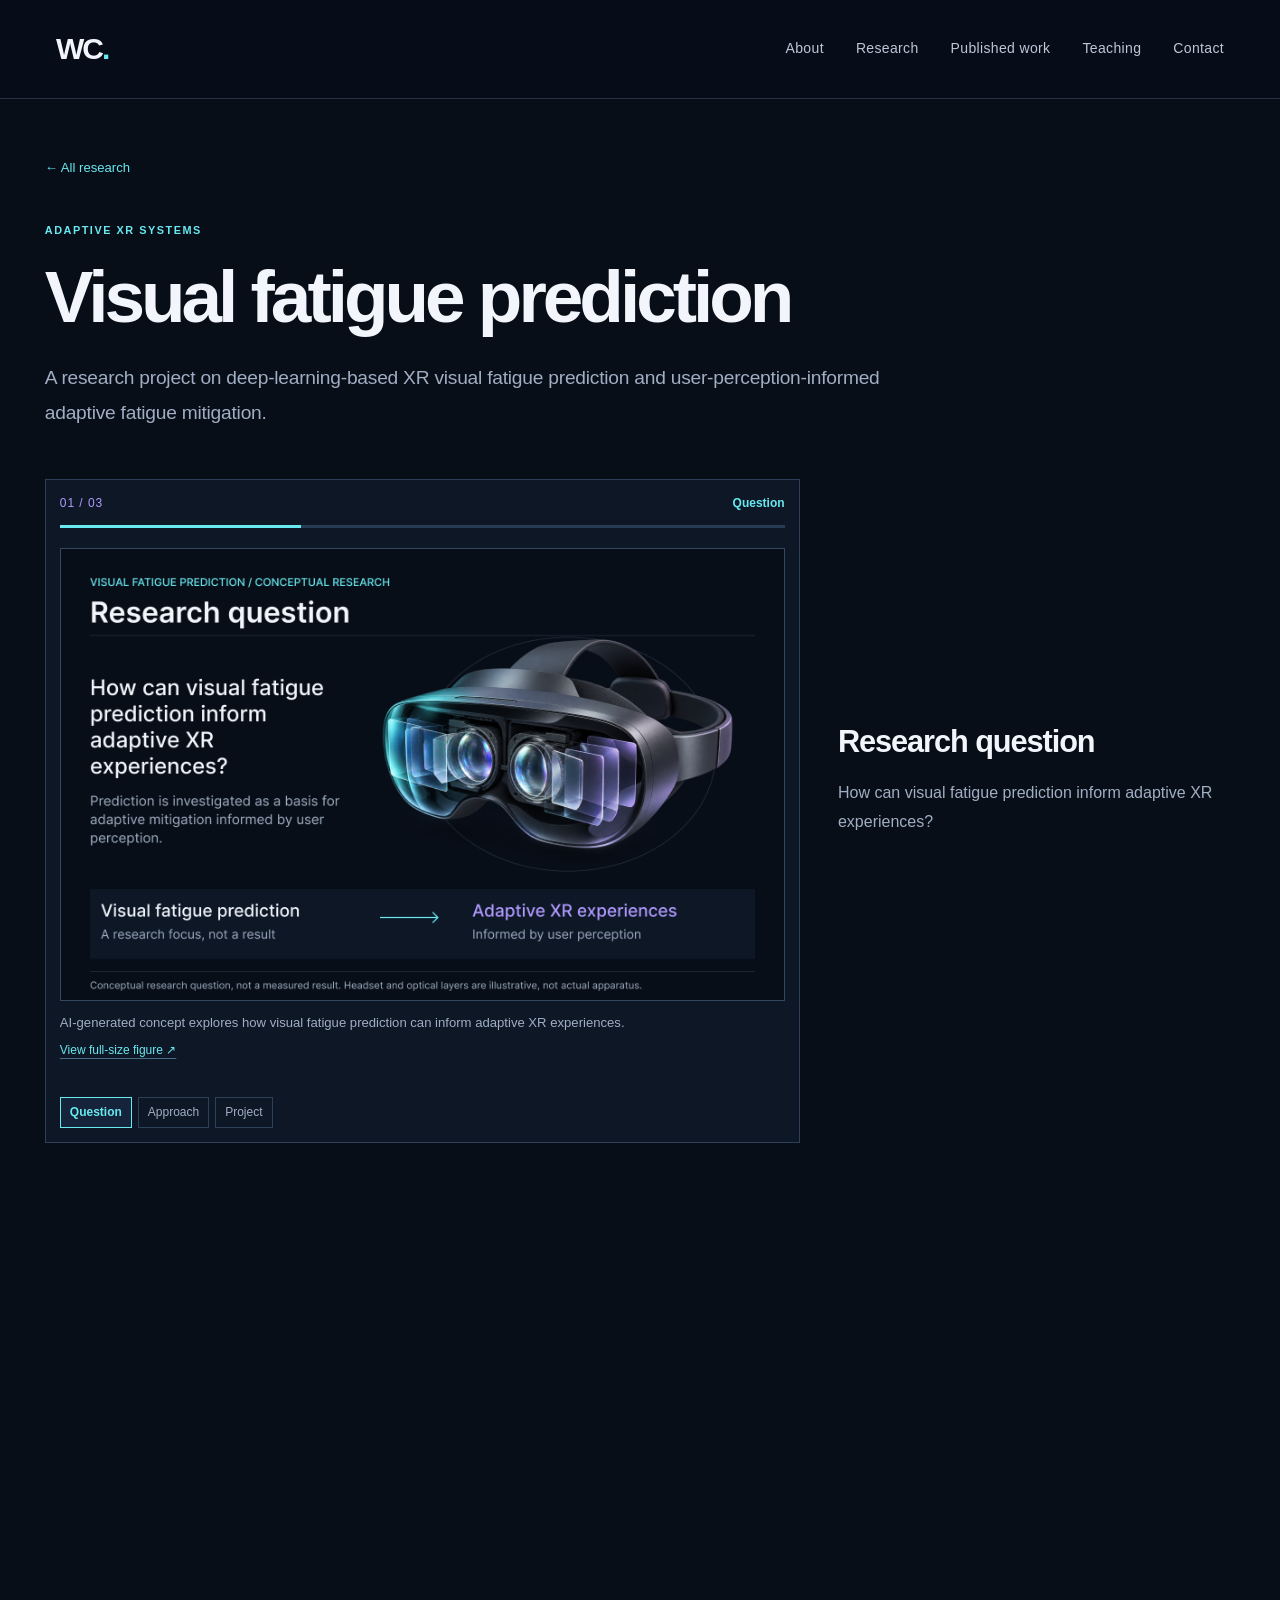
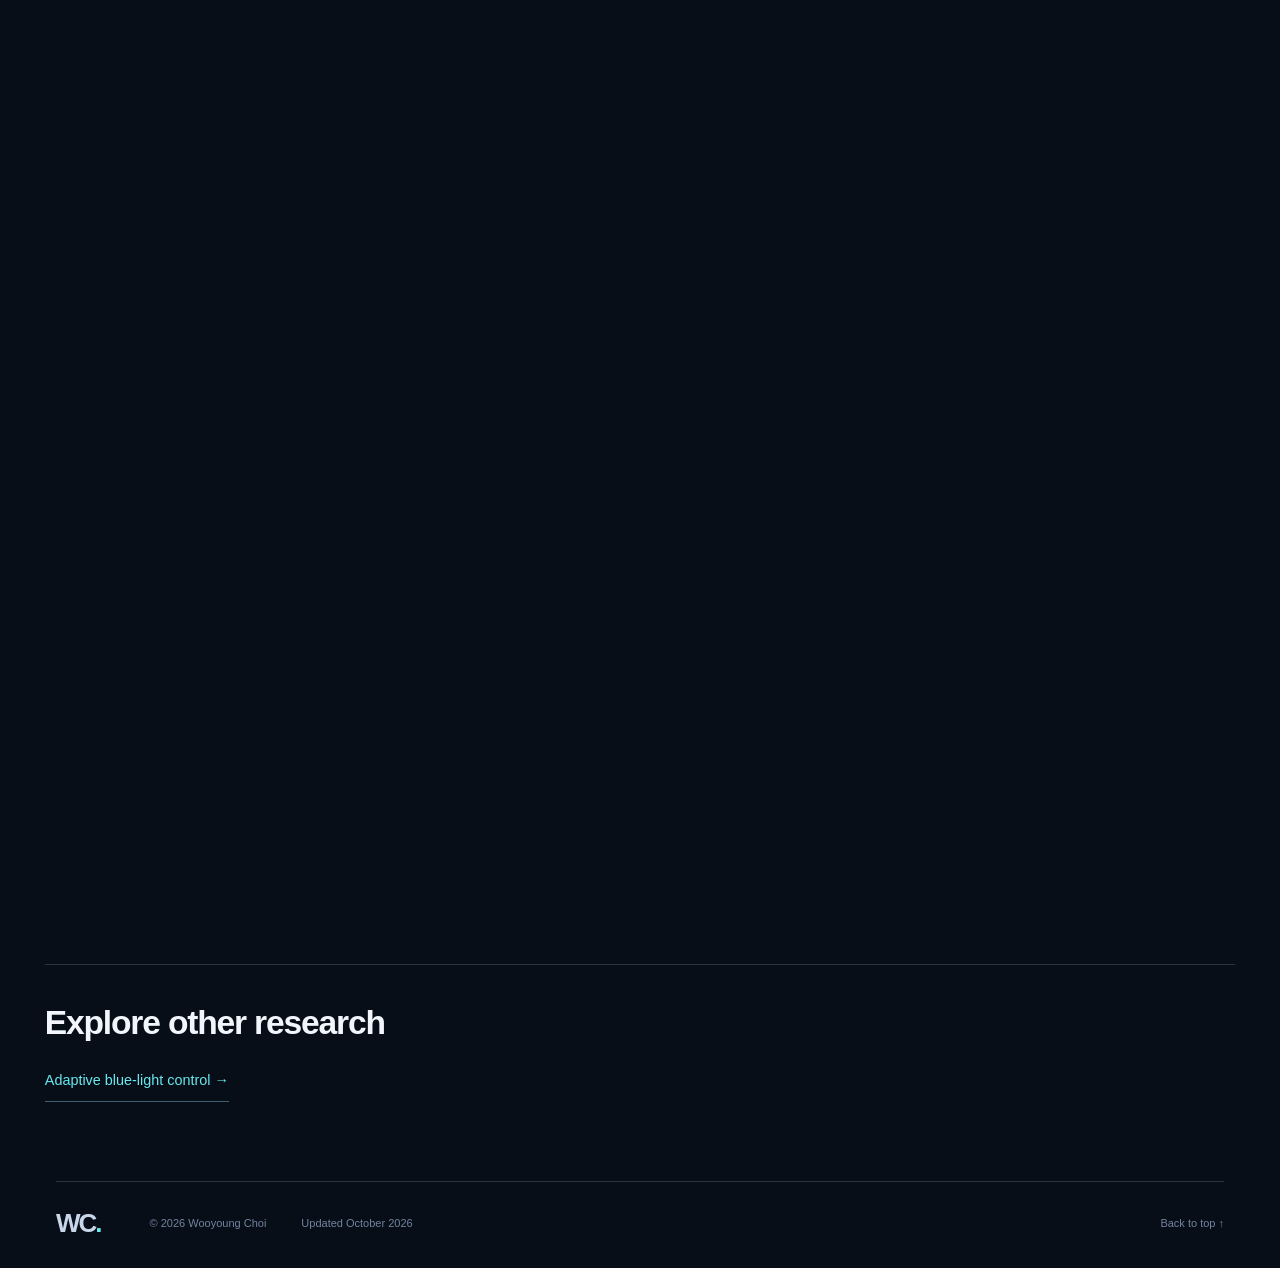
<file: research/fatigue-prediction/index.html>
<!doctype html><html lang="en"><head><meta charset="utf-8"><meta name="viewport" content="width=device-width, initial-scale=1">
<title>Visual fatigue prediction | Wooyoung Choi</title><meta name="description" content="A research project on deep-learning-based XR visual fatigue prediction and user-perception-informed adaptive fatigue mitigation.">
<meta name="theme-color" content="#080e18"><link rel="icon" href="../../assets/favicon.svg" type="image/svg+xml">
<link rel="stylesheet" href="../../assets/style.css?v=20261003-7">
<link rel="stylesheet" href="../../assets/spatial.css?v=20261003-8">
<link rel="stylesheet" href="../../assets/spatial-details.css?v=20261004-2">
<link rel="stylesheet" href="../../assets/detail-motion.css?v=20261003-1">
<script src="../../assets/site.js?v=20261003-8" defer></script></head><body class="spatial-theme"><a class="skip sr-skip" href="#main">Skip to content</a><header class="site-header sr-header"><div class="header-inner sr-shell sr-header-inner"><a class="wordmark sr-wordmark" href="../../" aria-label="Wooyoung Choi home">WC<span class="mark-dot">.</span></a><button class="sr-menu-button" type="button" aria-expanded="false" aria-controls="sr-navigation"><span class="sr-menu-label">Menu</span><span class="sr-menu-symbol" aria-hidden="true">+</span></button><nav id="sr-navigation" class="sr-navigation" aria-label="Main navigation"><a href="../../#about">About</a><a href="../../#research">Research</a><a href="../../#publications">Published work</a><a href="../../#teaching">Teaching</a><a href="../../#contact">Contact</a></nav></div></header><main id="main" class="container detail"><a class="back-link" href="../../#research">← All research</a><p class="eyebrow">ADAPTIVE XR SYSTEMS</p><h1>Visual fatigue prediction</h1><p class="detail-intro">A research project on deep-learning-based XR visual fatigue prediction and user-perception-informed adaptive fatigue mitigation.</p><div class="detail-story"><div class="story-chapters"><section class="story-chapter" data-story-label="Question" aria-describedby="caption-question"><div class="story-copy"><section><h2>Research question</h2><p>How can visual fatigue prediction inform adaptive XR experiences?</p></section></div><figure class="detail-figure story-figure"><img src="../../assets/fatigue-question.png?v=20261003-spatial-figures" alt="Conceptual research question: how visual fatigue prediction can inform adaptive XR experiences. AI-generated explanatory illustration, not an experimental capture or measured result. The XR optical artwork does not depict the actual apparatus." width="1600" height="1000" loading="lazy"><figcaption id="caption-question">AI-generated concept explores how visual fatigue prediction can inform adaptive XR experiences. <span class="figure-caption-links"><a href="../../assets/fatigue-question.png?v=20261003-spatial-figures" target="_blank" rel="noopener noreferrer">View full-size figure ↗</a></span></figcaption></figure></section><section class="story-chapter" data-story-label="Approach" aria-describedby="caption-approach"><div class="story-copy"><section><h2>Research approach</h2><p>The project investigates deep learning for visual fatigue prediction and adaptive mitigation informed by user perception. The concept diagram shows the relationship between input information, prediction, and control.</p></section></div><figure class="detail-figure story-figure"><img src="../../assets/fatigue-approach.png?v=20261003-spatial-figures" alt="Conceptual prediction-and-control pipeline, combining editable research diagrams with an AI-generated XR optical illustration. The illustration does not depict the actual apparatus, an experimental capture, or a measured result. Input modalities, model architecture, and performance remain unspecified." width="1600" height="1000" loading="lazy"><figcaption id="caption-approach">AI-generated concept links input information, deep-learning fatigue prediction, and user-perception-informed adaptive XR control. <span class="figure-caption-links"><a href="../../assets/fatigue-approach.png?v=20261003-spatial-figures" target="_blank" rel="noopener noreferrer">View full-size figure ↗</a></span></figcaption></figure></section><section class="story-chapter" data-story-label="Project" aria-describedby="caption-project"><div class="story-copy"><section><h2>Project</h2><p>Deep-Learning-Based XR Visual Fatigue Prediction and User-Perception-Informed Adaptive Mitigation</p><p class="muted">The university project record lists a start in March 2026. Model architecture, input modalities, and performance results are not specified in that record.</p><a class="text-link" href="https://brain.khu.ac.kr/funding/fundingDetail.do?fundingId=1823" target="_blank" rel="noopener noreferrer">University project record<span aria-hidden="true"> ↗</span></a></section></div><figure class="detail-figure story-figure"><img src="../../assets/fatigue-project.png?v=20261003-spatial-figures" alt="Conceptual scope of the research project: deep-learning-based XR visual fatigue prediction and user-perception-informed adaptive mitigation. AI-generated explanatory illustration, not an experimental capture or measured result. The XR optical artwork does not depict the actual apparatus." width="1600" height="1000" loading="lazy"><figcaption id="caption-project">AI-generated concept connects deep-learning visual fatigue prediction with user-perception-informed adaptive XR mitigation. <span class="figure-caption-links"><a href="../../assets/fatigue-project.png?v=20261003-spatial-figures" target="_blank" rel="noopener noreferrer">View full-size figure ↗</a></span></figcaption></figure></section></div></div><div class="other-research"><h2>Explore other research</h2><a href="../adaptive-blue-light/">Adaptive blue-light control <span aria-hidden="true">→</span></a></div></main><footer class="site-footer sr-footer sr-shell"><a class="sr-wordmark" href="../../#about" aria-label="Back to top">WC<span>.</span></a><p>© 2026 Wooyoung Choi</p><p>Updated October 2026</p><a href="../../#about">Back to top ↑</a></footer><script src="../../assets/detail-story.js?v=20261003-motion-1" defer></script></body></html>
</file>
<file: assets/style.css>
:root{--ink:#183b42;--text:#33484e;--muted:#62777a;--teal:#08747a;--paper:#fafbf8;--line:#dce5df;--soft:#eef3ed;--gold:#90642c;font-family:Arial,Helvetica,sans-serif;color:var(--text);background:var(--paper);font-size:16px;line-height:1.65}
*{box-sizing:border-box}html{scroll-behavior:smooth;scroll-padding-top:95px}body{margin:0}a{color:var(--teal);text-decoration:none}a:hover{text-decoration:underline;text-underline-offset:4px}a:focus-visible{outline:3px solid #c07843;outline-offset:5px;border-radius:2px}img{display:block;max-width:100%;height:auto}h1,h2,h3,p,figure{margin:0}h1,h2,h3{color:var(--ink)}h3{font-size:1.25rem;font-weight:600;line-height:1.4}h2{font-family:Georgia,"Times New Roman",serif;font-size:2rem;font-weight:400;line-height:1.2}p+p{margin-top:.45rem}
.skip{position:absolute;top:-90px;left:1rem;z-index:10;background:var(--ink);color:white;padding:1rem}.skip:focus{top:0}.container,.header-inner,.site-footer{max-width:1120px;margin:auto;padding-left:30px;padding-right:30px}.site-header{position:sticky;top:0;z-index:5;background:rgba(250,251,248,.97);border-bottom:1px solid var(--line)}.header-inner{display:flex;align-items:center;justify-content:space-between;min-height:76px;gap:24px}.wordmark{font-family:Georgia,serif;font-size:1.9rem;letter-spacing:-.08em;font-weight:600;color:var(--ink)}.mark-dot{color:var(--teal)}nav{display:flex;gap:27px;align-items:center}nav a{color:var(--text);font-size:.9rem;padding:7px 0}
.hero{display:grid;grid-template-columns:minmax(0,1fr) 230px;gap:70px;align-items:center;padding:70px 0 53px}.eyebrow{font-size:.8rem;font-weight:600;letter-spacing:.13em;color:var(--muted);line-height:1.5}.hero h1{font-family:Georgia,serif;font-weight:400;font-size:3.8rem;letter-spacing:-.035em;line-height:1.18;margin:15px 0 9px}.korean-name{font-family:Arial,Helvetica,sans-serif;font-size:1.3rem;color:var(--muted);font-weight:400;letter-spacing:0;margin-left:20px;white-space:nowrap}.role{font-size:1rem;color:var(--muted)}.intro{font-size:1.2rem;line-height:1.65;max-width:690px;margin-top:23px}.advisor{font-size:.95rem;margin-top:16px}.hero-links{display:flex;gap:11px;flex-wrap:wrap;margin-top:25px}.button{display:inline-flex;align-items:center;gap:14px;padding:10px 17px;border-radius:5px;font-size:.875rem;font-weight:600;line-height:1.5}.primary{background:var(--ink);color:white;border:1px solid var(--ink)}.secondary{border:1px solid #cedbd4;color:var(--ink)}.portrait img{width:230px;height:278px;object-fit:cover;object-position:center 35%;border-radius:6px;background:var(--soft);box-shadow:10px 10px 0 #e7ede3}.portrait figcaption{font-size:.8rem;color:var(--muted);margin-top:19px;text-align:right}
.award-highlight{display:grid;grid-template-columns:100px minmax(0,1fr) auto;align-items:center;gap:24px;padding:20px 24px;background:#f5f4fc;border:1px solid #dedbf1;border-left:4px solid #22b573;border-radius:5px;color:#262189}.award-logo{width:100px;height:100px;object-fit:contain;border-radius:4px}.award-highlight .eyebrow{color:#262189;font-size:.75rem}.award-highlight .award-paper-title{font-size:.875rem;line-height:1.5;margin-top:8px}.award-highlight p+p{margin:5px 0 0;line-height:1.8}.award-highlight strong{display:inline-block;background:#22b573;color:#262189;padding:1px 9px;border-radius:4px}.award-divider{padding:0 8px;color:#7974b7}.award-link{font-size:.875rem;white-space:nowrap;color:#262189;text-decoration:underline;text-decoration-color:#22b573;text-decoration-thickness:2px;text-underline-offset:5px}.section{padding-top:62px;scroll-margin-top:10px}.section-title{display:flex;align-items:end;justify-content:space-between;margin-bottom:29px}.section-title h2{margin-top:9px}.research-row{display:grid;grid-template-columns:1.4fr 1fr;align-items:center;gap:35px;padding:24px 0;border-bottom:1px solid var(--line)}.research-row:first-of-type{padding-top:0}.research-art{position:relative;background:#f3f6f4;border:1px solid var(--line);border-radius:6px;overflow:hidden;display:block;translate:0 0;transition:translate .35s cubic-bezier(.16,1,.3,1),border-color .3s ease}.research-art::after{content:"↗";position:absolute;right:16px;bottom:16px;z-index:1;display:grid;place-items:center;width:40px;height:40px;border-radius:50%;background:var(--ink);color:#fff;border:1px solid rgba(255,255,255,.65);font-size:1.3rem;line-height:1;opacity:0;transform:translate(12px,12px);pointer-events:none;transition:opacity .3s ease,transform .4s cubic-bezier(.16,1,.3,1)}html.motion-ready .research-row.reveal-pending .research-art{opacity:1;transform:translateY(0);clip-path:inset(0 0 0 0);transition:transform .9s cubic-bezier(.16,1,.3,1),opacity .9s cubic-bezier(.16,1,.3,1),clip-path .9s cubic-bezier(.16,1,.3,1),translate .35s cubic-bezier(.16,1,.3,1),border-color .3s ease}html.motion-ready .research-row.reveal-pending .research-copy{opacity:1;transform:translateY(0);transition:transform .65s cubic-bezier(.16,1,.3,1) .2s,opacity .65s cubic-bezier(.16,1,.3,1) .2s,translate .45s cubic-bezier(.16,1,.3,1)}html.motion-ready .research-row.reveal-pending:not(.is-visible) .research-art{opacity:0;transform:translateY(60px);clip-path:inset(0 100% 0 0);transition-delay:.15s,.15s,.15s,0s,0s}html.motion-ready .research-row.reveal-pending:not(.is-visible) .research-copy{opacity:0;transform:translateY(36px);transition-delay:0s}.research-row:not(.reveal-pending) .research-art:focus-visible,.research-row.is-visible .research-art:focus-visible{translate:0 -12px;border-color:var(--teal)}.research-row:not(.reveal-pending) .research-art:focus-visible::after,.research-row.is-visible .research-art:focus-visible::after{opacity:1;transform:translate(0,0)}.research-row.is-visible:has(.research-art:focus-visible) .research-copy,.research-row:not(.reveal-pending):has(.research-art:focus-visible) .research-copy{translate:0 -8px}@media(hover:hover) and (pointer:fine){.research-row:not(.reveal-pending) .research-art:hover,.research-row.is-visible .research-art:hover{translate:0 -12px;border-color:var(--teal)}.research-row:not(.reveal-pending) .research-art:hover::after,.research-row.is-visible .research-art:hover::after{opacity:1;transform:translate(0,0)}.research-row.is-visible:has(.research-art:hover) .research-copy,.research-row:not(.reveal-pending):has(.research-art:hover) .research-copy{translate:0 -8px}}.research-art img{transform:none;opacity:1;clip-path:none}.research-copy{translate:0 0;transition:translate .45s cubic-bezier(.16,1,.3,1)}.research-copy h3{font-size:1.6rem;margin:9px 0 14px}.research-copy h3 a{color:var(--ink)}.research-copy p:not(.eyebrow){color:var(--text)}.text-link{display:inline-block;font-weight:600;font-size:.9rem;margin-top:16px}.muted{color:var(--muted)}.publication{display:grid;grid-template-columns:98px 1fr;gap:20px;border-top:1px solid var(--line);border-bottom:1px solid var(--line);padding:25px 0}.publication-year{font-family:Georgia,serif;font-size:1.6rem;color:var(--muted)}.tag{font-size:.75rem;letter-spacing:.12em;font-weight:600;color:var(--teal)}.publication h3{font-size:1.4rem;margin:7px 0 13px;max-width:830px}.publication .muted{font-size:.95rem}.award-inline{color:#262189;font-weight:600;font-size:.9rem;margin-top:13px}.inline-links{display:flex;gap:22px;margin-top:15px;font-size:.9rem}
.timeline{border-top:1px solid var(--line)}.timeline article{display:grid;grid-template-columns:190px 1fr;gap:24px;padding:23px 0;border-bottom:1px solid var(--line)}.date{font-size:.875rem;color:var(--muted)}.timeline h3{font-size:1.15rem;margin-bottom:5px}.timeline p{font-size:.95rem}.timeline .text-link{margin-top:9px}.original-title{font-size:.875rem;color:var(--muted);display:inline-block;white-space:nowrap}.contact{padding-bottom:65px}.contact-links{display:flex;gap:27px;flex-wrap:wrap;margin-top:21px}.site-footer{display:flex;justify-content:space-between;gap:25px;border-top:1px solid var(--line);padding-top:25px;padding-bottom:27px;font-size:.8rem;color:var(--muted)}.site-footer div{display:flex;gap:25px;flex-wrap:wrap}
.detail{padding-top:43px}.back-link{display:inline-block;font-size:.9rem;margin-bottom:44px}.detail h1{font-family:Georgia,serif;font-size:3rem;font-weight:400;line-height:1.2;margin:14px 0 20px}.detail-intro{max-width:760px;font-size:1.2rem}.detail-figure{margin:36px 0 45px}.detail-figure img{width:100%;border:1px solid var(--line);border-radius:6px}.detail-figure figcaption{color:var(--muted);font-size:.875rem;margin-top:12px}.detail-text{max-width:770px}.detail-text section{margin-bottom:35px}.detail-text h2{font-size:1.6rem;margin-bottom:14px}.detail-text h3{font-size:1.15rem;margin-bottom:10px}.other-research{border-top:1px solid var(--line);padding:35px 0 55px}.other-research h2{font-size:1.5rem;margin-bottom:15px}.other-research a{display:inline-block;margin-right:30px;font-size:.95rem}
@media(max-width:800px){.hero{gap:32px;grid-template-columns:1fr 190px;padding-top:45px}.hero h1{font-size:3rem}.korean-name{display:block;margin:10px 0 0;font-size:1.1rem}.portrait img{width:190px;height:238px}.header-inner{gap:16px}nav{gap:16px;flex-wrap:wrap;justify-content:flex-end}nav a{font-size:.85rem}.research-row{gap:25px;grid-template-columns:1.2fr 1fr}.research-copy h3{font-size:1.3rem}.research-copy p:not(.eyebrow){font-size:.95rem}.award-highlight{grid-template-columns:88px minmax(0,1fr);gap:16px}.award-logo{width:88px;height:88px}.award-link{grid-column:2;margin-left:0}}
@media(max-width:560px){.container,.header-inner,.site-footer{padding-left:22px;padding-right:22px}.header-inner{min-height:83px;align-items:flex-start;padding-top:14px;padding-bottom:13px}.wordmark{font-size:1.65rem}nav{gap:8px 17px;max-width:285px;justify-content:flex-end}nav a{font-size:.875rem;padding:2px 0}.hero{display:flex;flex-direction:column-reverse;align-items:flex-start;gap:29px;padding-top:31px;padding-bottom:35px}.portrait{align-self:flex-start}.portrait img{width:140px;height:175px;box-shadow:7px 7px 0 #e7ede3}.portrait figcaption{display:none}.hero h1{font-size:2.85rem}.hero .eyebrow{font-size:.75rem}.korean-name{display:inline-block;margin:0 0 0 13px;font-size:1rem}.intro{font-size:1.08rem;margin-top:20px}.hero-links{gap:8px}.button{font-size:.875rem;padding:9px 13px}.award-highlight{padding:16px;gap:12px;grid-template-columns:72px minmax(0,1fr)}.award-logo{width:72px;height:72px}.award-highlight p+p{font-size:.9rem}.award-divider{padding:0 4px}.award-link{margin-left:0;font-size:.8rem}.section{padding-top:43px}.section-title{margin-bottom:23px}h2{font-size:1.7rem}.research-row{grid-template-columns:1fr;gap:18px;padding:22px 0}.research-copy h3{font-size:1.45rem;margin-bottom:10px}.research-copy p:not(.eyebrow){font-size:1rem}.research-copy .eyebrow{font-size:.72rem}.publication{grid-template-columns:1fr;gap:8px}.publication-year{font-size:1.25rem}.publication h3{font-size:1.22rem}.timeline article{grid-template-columns:1fr;gap:6px;padding:19px 0}.timeline p{font-size:1rem}.date{font-size:.875rem!important}.contact-links{gap:11px 24px}.site-footer{flex-direction:column;gap:15px;font-size:.8rem}.site-footer div{gap:17px}.detail{padding-top:28px}.back-link{margin-bottom:26px}.detail h1{font-size:2.5rem}.detail-intro{font-size:1.05rem}.detail-figure{margin:25px 0 32px}.other-research a{display:block;margin:10px 0}.contact{padding-bottom:45px}}
@media(prefers-reduced-motion:reduce){html{scroll-behavior:auto}.research-art,.research-art::after,.research-copy{transition:none}.research-art::after{transform:none}html.motion-ready .research-row.reveal-pending .research-art,html.motion-ready .research-row.reveal-pending .research-copy,html.motion-ready .research-row.reveal-pending:not(.is-visible) .research-art,html.motion-ready .research-row.reveal-pending:not(.is-visible) .research-copy{opacity:1;transform:none;clip-path:none;transition:none}.research-row:not(.reveal-pending) .research-art:is(:hover,:focus-visible),.research-row.is-visible .research-art:is(:hover,:focus-visible){translate:0 0}.research-row.is-visible:has(.research-art:is(:hover,:focus-visible)) .research-copy,.research-row:not(.reveal-pending):has(.research-art:is(:hover,:focus-visible)) .research-copy{translate:0 0}}

.research-summary-art{aspect-ratio:1000/570;display:flex;flex-direction:column;justify-content:center;gap:24px;padding:40px;background:#183b42;color:#f7f6ef;font-size:clamp(24px,3vw,44px);line-height:1.12}.research-summary-art .eyebrow{color:#bbd5cc;font-size:11px;letter-spacing:.16em}
.project-focus{margin:0}.project-focus>div{border-left:3px solid var(--teal);padding:4px 0 4px 18px;margin-bottom:18px}.project-focus dt{font-weight:600;color:var(--ink);margin-bottom:5px}.project-focus dd{margin:0;color:var(--text)}

.project-date{font-size:.85rem!important;color:var(--muted)!important;margin:0 0 10px}.project-links{display:flex;flex-wrap:wrap;gap:12px 22px}.research-experience{padding:24px 0 0}.research-experience h3{font-size:1rem;margin-bottom:12px}.research-experience .date{margin-right:16px}
.publication-credit{font-size:.76rem;line-height:1.6;color:var(--muted);margin:18px 0 30px}.publication-credit p+p{margin-top:8px}.publication-credit a{text-decoration:underline;text-underline-offset:3px}

/* Connected detail-page reading flow. */
.detail-story{max-width:none;margin:36px 0 45px}
.detail-story .story-chapters{min-width:0;max-width:none}
.detail-story .story-chapter{min-width:0;margin:0 0 48px;scroll-margin-top:125px}
.detail-story .story-chapter:last-child{margin-bottom:0}
.detail-story .story-copy{max-width:770px;opacity:1;transform:translateY(0);transition:transform .65s cubic-bezier(.16,1,.3,1),opacity .65s ease}
.detail-story .story-copy h2{font-size:1.6rem;margin-bottom:14px}
.detail-story .story-copy h3{font-size:1.15rem;margin-bottom:10px}
.detail-story .story-copy section+section{margin-top:24px}
.detail-story .story-copy ul,.detail-story .story-copy ol{padding-left:22px}
.detail-story .story-copy li+li{margin-top:7px}
.detail-story .story-chapter.is-before .story-copy,.detail-story .story-chapter.is-after .story-copy{opacity:.9}
.detail-story .story-chapter.is-current .story-copy{opacity:1}
.detail-story .story-figure{margin:24px 0 0}
.detail-story .story-figure img{width:100%;object-fit:contain}
.detail-story .story-figure figcaption{font-size:.875rem;line-height:1.5}
.detail-story .story-status{display:flex;align-items:baseline;justify-content:space-between;gap:14px;color:var(--muted);font-size:.75rem;line-height:1.5}
.detail-story .story-count{white-space:nowrap;font-variant-numeric:tabular-nums;letter-spacing:.08em}
.detail-story .story-current-label{color:var(--ink);font-weight:600;text-align:right}
.detail-story .story-track{height:3px;margin:13px 0 20px;overflow:hidden;border-radius:2px;background:var(--line)}
.detail-story .story-track-fill{display:block;width:0;height:100%;background:var(--teal);border-radius:inherit;transition:width .55s cubic-bezier(.16,1,.3,1)}
.detail-story .story-nav{display:flex;flex-wrap:wrap;align-items:center;gap:6px;margin-top:18px}
.detail-story .story-nav-button{appearance:none;border:1px solid transparent;border-radius:4px;background:transparent;color:var(--muted);padding:6px 9px;font-family:inherit;font-size:.75rem;line-height:1.4;text-align:left;cursor:pointer;transition:color .25s ease,border-color .25s ease,background-color .25s ease}
.detail-story .story-nav-button:hover{color:var(--teal);border-color:#b9d0c9}
.detail-story .story-nav-button.is-current{color:var(--teal);border-color:#b9d0c9;background:var(--paper);font-weight:600}
.detail-story .story-nav-button:focus-visible{outline:3px solid #c07843;outline-offset:3px}
@media(min-width:960px){
  .detail-story.story-enhanced{display:grid;grid-template-columns:minmax(0,1.12fr) minmax(0,1fr);align-items:start;gap:clamp(36px,4vw,60px)}
  .detail-story.story-enhanced .story-stage{position:sticky;top:105px;align-self:start;min-width:0;max-height:calc(100svh - 125px);overflow-y:auto;padding:20px;border:1px solid var(--line);border-radius:9px;background:#f3f6f4}
  .detail-story.story-enhanced .story-deck{display:grid;min-width:0}
  .detail-story.story-enhanced .story-deck .story-figure{grid-area:1/1;align-self:start;min-width:0;margin:0;opacity:0;visibility:hidden;transform:translateY(30px);pointer-events:none;transition:opacity .65s ease,transform .65s cubic-bezier(.16,1,.3,1),visibility 0s linear .65s}
  .detail-story.story-enhanced .story-deck .story-figure.was-before{transform:translateY(-30px)}
  .detail-story.story-enhanced .story-deck .story-figure.is-after{transform:translateY(30px)}
  .detail-story.story-enhanced .story-deck .story-figure.is-active{opacity:1;visibility:visible;transform:translateY(0);pointer-events:auto;transition:opacity .65s ease,transform .65s cubic-bezier(.16,1,.3,1),visibility 0s linear 0s}
  .detail-story.story-enhanced .story-deck .story-figure img{max-height:min(460px,calc(100svh - 370px));height:auto;object-fit:contain;background:#fff}
  .detail-story.story-enhanced .story-chapter{display:flex;flex-direction:column;justify-content:center;min-height:75svh;margin:0;padding:12vh 0}
  .detail-story.story-enhanced .story-chapter:first-child{padding-top:4vh}
  .detail-story.story-enhanced .story-chapter.is-before .story-copy{transform:translateY(-18px)}
  .detail-story.story-enhanced .story-chapter.is-after .story-copy{transform:translateY(24px)}
  .detail-story.story-enhanced .story-chapter.is-current .story-copy{transform:translateY(0);opacity:1}
}
@media(max-width:559px){
  .detail-story{margin-top:25px;margin-bottom:32px}
  .detail-story .story-chapter{margin-bottom:36px}
  .detail-story .story-figure{margin-top:20px}
}
@media(prefers-reduced-motion:reduce){
  .detail-story.story-enhanced{display:block}
  .detail-story.story-enhanced .story-stage{position:static;max-height:none}
  .detail-story.story-enhanced .story-deck{display:block}
  .detail-story.story-enhanced .story-deck .story-figure,.detail-story.story-enhanced .story-deck .story-figure:is(.is-active,.was-before,.is-after){position:static;grid-area:auto;opacity:1;visibility:visible;transform:none;pointer-events:auto;transition:none;margin:0 0 24px}
  .detail-story.story-enhanced .story-deck .story-figure img{max-height:none}
  .detail-story.story-enhanced .story-chapter{display:block;min-height:0;padding:0;margin:0 0 48px}
  .detail-story .story-copy,.detail-story .story-chapter:is(.is-before,.is-after,.is-current) .story-copy,.detail-story.story-enhanced .story-chapter:is(.is-before,.is-after,.is-current) .story-copy{opacity:1;transform:none;transition:none}
  .detail-story .story-track-fill,.detail-story .story-nav-button{transition:none}
}
</file>
<file: assets/spatial.css>
/* Selected MagicPath B: Spatial Research. Scoped visual layer; original motion stays in style.css. */
.spatial-theme {
  --sr-bg: #080e18;
  --sr-panel: #0d1726;
  --sr-white: #f2f5fb;
  --sr-muted: #a0aec3;
  --sr-line: #273243;
  --sr-cyan: #68e8ef;
  --sr-violet: #b19aff;
  --ink: var(--sr-white);
  --text: var(--sr-muted);
  --muted: #8899b1;
  --teal: var(--sr-cyan);
  --paper: var(--sr-bg);
  --line: var(--sr-line);
  background: var(--sr-bg);
  color: var(--sr-white);
  font-family: Inter, Arial, "Apple SD Gothic Neo", "Malgun Gothic", sans-serif;
  color-scheme: dark;
}
.spatial-theme [lang="ko"] { font-family: "Apple SD Gothic Neo", "Malgun Gothic", sans-serif; }
.sr-site{--sr-bg:#080e18;--sr-panel:#0d1726;--sr-white:#f2f5fb;--sr-muted:#a0aec3;--sr-line:#273243;--sr-cyan:#68e8ef;--sr-violet:#b19aff;background:var(--sr-bg);color:var(--sr-white);font-family:Inter,Arial,sans-serif;min-height:100vh;font-weight:400;line-height:1.55;overflow:hidden;color-scheme:dark}.sr-site *{box-sizing:border-box}.sr-site p,.sr-site h1,.sr-site h2,.sr-site h3,.sr-site figure{margin:0}.sr-site a{color:inherit;text-decoration:none}.sr-site button{font:inherit}.sr-site a,.sr-site button,.sr-site summary{outline-offset:6px}.sr-site a:focus-visible,.sr-site button:focus-visible,.sr-site summary:focus-visible{outline:2px solid var(--sr-cyan)}.sr-site section{scroll-margin-top:100px}.sr-shell{width:min(1240px,calc(100% - 112px));margin-inline:auto}.sr-skip{position:absolute;left:20px;top:-80px;padding:12px 18px;background:var(--sr-cyan);color:#080e18!important;z-index:50}.sr-skip:focus{top:12px}.sr-header{border-bottom:1px solid var(--sr-line);background:rgba(8,14,24,.92)}.sr-header-inner{height:98px;display:flex;justify-content:space-between;align-items:center}.sr-wordmark{font-size:30px;font-weight:750;letter-spacing:-2px;line-height:1}.sr-wordmark span{color:var(--sr-cyan)}.sr-navigation{display:flex;align-items:center;gap:32px;font-size:14px;letter-spacing:.025em}.sr-navigation a{color:#bdc7d8;transition:color .18s}.sr-navigation a:hover{color:var(--sr-cyan)}.sr-menu-button{display:none}.sr-hero{position:relative;display:grid;grid-template-columns:minmax(0,1.12fr) minmax(0,.88fr);gap:64px;padding-top:104px;padding-bottom:122px}.sr-hero-copy{position:relative;z-index:2}.sr-hero h1{font-size:clamp(70px,7.2vw,106px);line-height:.99;font-weight:760;letter-spacing:-.065em;margin-bottom:32px}.sr-name-ko{font-size:24px;letter-spacing:-.02em;margin-left:23px;display:inline-block;color:var(--sr-muted);font-weight:400;vertical-align:middle}.sr-role{font-size:16px;font-weight:550;max-width:580px;color:#cbd8e8;line-height:1.65}.sr-intro{font-size:20px;line-height:1.75;color:var(--sr-muted);max-width:560px;margin-top:22px!important;letter-spacing:-.015em}.sr-advisor{font-size:14px;color:#889ab2;margin-top:19px!important}.sr-advisor a{color:#d4e0f1;border-bottom:1px solid #455365}.sr-hero-actions{display:flex;align-items:center;gap:25px;flex-wrap:wrap;margin-top:34px}.sr-primary{padding:13px 19px;display:inline-flex;gap:30px;align-items:center;font-size:14px;background:var(--sr-cyan);border:1px solid var(--sr-cyan);color:#07121d!important;font-weight:650;transition:background .18s}.sr-primary:hover{background:#b3f8fb}.sr-text-link{font-size:13px;display:inline-flex;gap:8px;align-items:center}.sr-arrow{width:23px;height:23px;flex:0 0 23px}.sr-text-link .sr-arrow{width:16px;height:16px;flex-basis:16px}.sr-text-link:hover{color:var(--sr-cyan)}.sr-portrait-space{position:relative;min-height:534px;display:flex;align-items:center;justify-content:center}.sr-optics{position:absolute;width:680px;height:758px;max-width:none;left:-118px;top:-128px;pointer-events:none}.sr-portrait{width:350px;z-index:1;position:relative}.sr-portrait:before{content:'';position:absolute;inset:-11px 11px 36px -11px;border-top:1px solid #62d5e8;border-left:1px solid #62d5e8;z-index:2;pointer-events:none}.sr-portrait img{display:block;width:100%;height:auto;aspect-ratio:4/5;object-fit:cover;background:#fff;position:relative}.sr-portrait figcaption{font-size:10px;display:flex;gap:16px;align-items:center;letter-spacing:.08em;color:#93a4bb;text-transform:uppercase;padding-top:18px}.sr-portrait-line{height:1px;background:#36465d;flex:1}.sr-coordinate{position:absolute;right:-24px;top:108px;writing-mode:vertical-rl;font-size:10px;letter-spacing:.23em;color:var(--sr-violet)}.sr-hero-rule{position:absolute;left:0;bottom:35px;width:100%;display:flex;gap:32px;border-top:1px solid var(--sr-line);padding-top:22px;color:#77869c;font-size:10px;letter-spacing:.13em}.sr-scroll{margin-left:auto;color:var(--sr-cyan)}.sr-award{border:1px solid #344a62;border-left:3px solid var(--sr-cyan);background:linear-gradient(110deg,#101d2e,#0b1320 65%);display:flex;align-items:center;gap:26px;padding:26px 28px}.sr-award-logo{width:78px;height:78px;flex:0 0 78px;background:white;padding:5px;display:grid;place-items:center}.sr-award-logo img{width:100%;height:100%;object-fit:contain}.sr-kicker{color:var(--sr-cyan);font-size:11px;font-weight:650;letter-spacing:.14em;line-height:1.5}.sr-award-title{font-size:21px;font-weight:450;letter-spacing:-.025em;margin-top:5px!important}.sr-award-title span{color:#627691;padding-inline:5px}.sr-award-title strong{font-weight:600}.sr-award-paper{color:#8d9eb6;max-width:670px;font-size:12px;margin-top:7px!important}.sr-award-link{margin-left:auto;flex:0 0 165px;display:flex;align-items:center;gap:13px;font-size:12px;color:#c4d4e8!important}.sr-award-link:hover{color:var(--sr-cyan)!important}.sr-section{padding-top:112px;padding-bottom:36px}.sr-section-heading{display:grid;grid-template-columns:70px minmax(0,1fr);gap:19px;margin-bottom:56px;align-items:start}.sr-section-index{display:flex;align-items:center;gap:15px;padding-top:12px;font-size:12px;letter-spacing:.08em;color:var(--sr-cyan)}.sr-hairline{display:block;height:1px;flex:1;background:#3c6472;max-width:35px}.sr-section-heading h2{font-size:48px;line-height:1.08;font-weight:570;letter-spacing:-.045em}.sr-section-heading p{font-size:16px;color:var(--sr-muted);margin-top:15px!important}.sr-project{display:grid;grid-template-columns:minmax(0,1.13fr) minmax(0,1fr);gap:64px;align-items:center;margin-bottom:88px}.sr-project-art{background:#fff;border:1px solid #253a51;position:relative;display:block;padding-top:39px;transition:border-color .2s}.sr-project-art:hover{border-color:var(--sr-cyan)}.sr-project-art img{display:block;width:100%;height:auto;aspect-ratio:1000/570;object-fit:contain}.sr-image-marker{height:39px;position:absolute;top:0;left:0;width:100%;padding:12px 17px;background:#101d2e;font-size:9px;color:#c1d2e7;letter-spacing:.11em;line-height:1.5}.sr-project-copy h3{font-size:40px;line-height:1.13;font-weight:590;letter-spacing:-.045em;margin-top:18px}.sr-project-copy h3 a:hover{color:#d4feff}.sr-date{font-size:12px;color:#8396b1;line-height:1.8;margin-top:15px!important}.sr-project-summary{font-size:16px;line-height:1.8;color:var(--sr-muted);margin-top:18px!important}.sr-project-link{display:flex;align-items:center;justify-content:space-between;border-bottom:1px solid #3f5f74;margin-top:25px;padding-bottom:13px;font-size:14px;font-weight:550;color:var(--sr-cyan)!important}.sr-project-link:hover{border-color:var(--sr-cyan)}.sr-project-reverse .sr-project-art{grid-column:2;grid-row:1}.sr-project-reverse .sr-project-copy{grid-column:1;grid-row:1;padding-right:35px}.sr-kicker-violet{color:var(--sr-violet)}.sr-concept{margin-top:13px!important;padding-left:13px;border-left:1px solid #7256a3;font-size:11px;line-height:1.7;color:#8596ae}.sr-publication-section{padding:103px 0 83px;background:#0d1624;border-top:1px solid #243044;border-bottom:1px solid #243044}.sr-poster{display:block;background:#fff;border:1px solid #49607d}.sr-poster img{width:100%;height:auto;display:block;object-fit:contain}.sr-publication-copy{display:grid;grid-template-columns:minmax(0,1.3fr) minmax(0,.8fr);gap:72px;padding-top:40px}.sr-publication h3{font-size:36px;line-height:1.2;letter-spacing:-.04em;font-weight:560;margin-top:16px}.sr-publication h3 a:hover{color:var(--sr-cyan)}.sr-authors{font-size:14px;color:#c4d0e1;margin-top:22px!important}.sr-authors strong{font-weight:600}.sr-publication-venue{font-size:12px;color:#8697af;margin-top:9px!important}.sr-publication-right>p:first-child{font-size:17px;line-height:1.8;color:#a8b7cc}.sr-publication-award{font-size:13px;color:var(--sr-violet);border-top:1px solid #35425a;padding-top:21px;margin-top:24px!important}.sr-publication-links{display:flex;flex-wrap:wrap;gap:25px;margin-top:27px;font-size:13px;color:var(--sr-cyan)}.sr-publication-links a{display:flex;align-items:center;gap:10px}.sr-publication-links .sr-arrow{width:19px;height:19px;flex-basis:19px}.sr-notice{font-size:11px;line-height:1.9;color:#8394ac;border-top:1px solid #29374c;margin-top:43px;padding-top:19px}.sr-notice summary{list-style:none;cursor:pointer;display:flex;justify-content:space-between;color:#adbed3;font-size:12px}.sr-notice summary::-webkit-details-marker{display:none}.sr-notice summary span{font-size:19px;color:var(--sr-cyan);line-height:1}.sr-notice[open] summary span{transform:rotate(45deg)}.sr-notice>div{padding-top:17px;max-width:1060px}.sr-notice p+p{margin-top:12px}.sr-notice a{text-decoration:underline;text-underline-offset:3px;color:#bccce0}.sr-background-grid{display:grid;grid-template-columns:minmax(0,1fr) minmax(0,1fr);gap:90px}.sr-background-grid .sr-section{padding-top:111px;padding-bottom:20px}.sr-background-grid .sr-section-heading{grid-template-columns:48px minmax(0,1fr);gap:14px;margin-bottom:38px}.sr-background-grid .sr-section-heading h2{font-size:31px;line-height:1.2}.sr-background-grid .sr-section-index{padding-top:8px}.sr-timeline article{padding:26px 0;border-top:1px solid #273244;display:grid;grid-template-columns:127px minmax(0,1fr);gap:14px}.sr-timeline article:first-child{padding-top:22px}.sr-timeline .sr-date{margin-top:2px!important;font-size:10px;color:#8899b1}.sr-timeline h3{font-size:16px;line-height:1.4;font-weight:600;letter-spacing:-.018em}.sr-timeline p{font-size:12px;color:#8fa1bb;line-height:1.7;margin-top:7px}.sr-timeline .sr-muted{font-size:11px;color:#677d98;margin-top:5px}.sr-contact{padding-top:100px;padding-bottom:99px}.sr-contact .sr-section-index{max-width:70px;margin-bottom:28px}.sr-contact-grid{display:grid;grid-template-columns:minmax(0,.9fr) minmax(0,1.1fr);gap:65px}.sr-contact h2{font-size:78px;line-height:1;font-weight:570;letter-spacing:-.06em}.sr-contact p{font-size:15px;line-height:1.8;color:#8fa1b9;margin-top:23px!important}.sr-email{font-size:37px;line-height:1.5;letter-spacing:-.04em;display:flex;align-items:center;justify-content:space-between;border-bottom:1px solid #4d617c;padding-bottom:15px;color:var(--sr-cyan)!important;white-space:nowrap}.sr-email .sr-arrow{height:36px;width:36px;flex-basis:36px;margin-left:10px}.sr-contact-links{display:flex;flex-wrap:wrap;gap:21px;font-size:12px;margin-top:22px}.sr-contact-links a{display:flex;align-items:center;gap:7px}.sr-contact-links .sr-arrow{width:13px;height:13px;flex-basis:13px}.sr-contact-cv{display:inline-flex;gap:28px;font-size:12px;margin-top:26px;color:#899cb5!important}.sr-contact-cv:hover{color:var(--sr-cyan)!important}.sr-footer{display:flex;align-items:center;gap:35px;padding-top:28px;padding-bottom:32px;border-top:1px solid var(--sr-line);color:#71849e;font-size:11px}.sr-footer .sr-wordmark{font-size:26px;color:#c7d7e9;margin-right:14px}.sr-footer>a:last-child{margin-left:auto}.sr-footer>a:last-child:hover{color:var(--sr-cyan)}
@media(min-width:1500px){.sr-shell{width:min(1320px,calc(100% - 160px))}.sr-hero{gap:100px;padding-top:120px}.sr-portrait{width:386px}.sr-project-copy h3{font-size:46px}}
@media(max-width:1100px){.sr-shell{width:calc(100% - 72px)}.sr-hero{gap:24px;padding-top:80px}.sr-hero h1{font-size:80px}.sr-intro{font-size:18px}.sr-portrait{width:290px}.sr-coordinate{right:-6px}.sr-hero-actions{gap:19px}.sr-hero-rule{gap:20px}.sr-project{gap:35px}.sr-project-copy h3{font-size:33px}.sr-project-summary{font-size:14px}.sr-background-grid{gap:48px}.sr-background-grid .sr-section-heading h2{font-size:27px}.sr-timeline article{grid-template-columns:95px minmax(0,1fr);gap:10px}.sr-contact-grid{gap:34px}.sr-email{font-size:30px}.sr-publication-copy{gap:40px}.sr-publication h3{font-size:31px}}
@media(max-width:760px){.sr-shell{width:calc(100% - 40px)}.sr-header-inner{height:76px;position:relative}.sr-wordmark{font-size:26px}.sr-menu-button{display:flex;align-items:center;gap:20px;color:#dbe7f8;border:0;background:none;font-size:12px;padding:8px 0}.sr-menu-button span{font-size:21px;color:var(--sr-cyan)}.sr-navigation{display:none;position:absolute;top:76px;right:-20px;left:-20px;background:#101b2b;padding:25px 20px;z-index:20;flex-direction:column;align-items:flex-start;gap:22px;border-bottom:1px solid #36506b}.sr-navigation.sr-is-open{display:flex}.sr-hero{display:flex;flex-direction:column;padding-top:58px;padding-bottom:91px;gap:48px}.sr-hero h1{font-size:77px;margin-bottom:26px;letter-spacing:-.06em}.sr-name-ko{font-size:20px;margin-left:20px}.sr-role{font-size:14px;max-width:390px}.sr-intro{font-size:16px;line-height:1.75;max-width:500px;margin-top:17px!important}.sr-advisor{font-size:12px;margin-top:15px!important}.sr-hero-actions{gap:20px;margin-top:28px}.sr-primary{font-size:12px;padding:11px 14px;gap:25px}.sr-text-link{font-size:11px;gap:5px}.sr-portrait-space{min-height:413px;justify-content:center}.sr-portrait{width:292px}.sr-optics{width:505px;height:567px;left:calc(50% - 252px);top:-74px}.sr-portrait figcaption{font-size:9px;padding-top:14px}.sr-coordinate{right:3px;top:45px;font-size:9px}.sr-hero-rule{bottom:24px;padding-top:17px;font-size:8px;gap:17px;flex-wrap:wrap}.sr-scroll{display:none}.sr-award{padding:20px 17px;gap:16px;flex-wrap:wrap}.sr-award-logo{width:59px;height:59px;flex-basis:59px}.sr-award-copy{flex:1;min-width:200px}.sr-award-title{font-size:16px;line-height:1.45;margin-top:5px!important}.sr-award-title span{padding-inline:3px}.sr-award-title strong{display:block}.sr-award-paper{font-size:10px;line-height:1.75}.sr-award-link{margin-left:75px;font-size:10px;flex-basis:auto}.sr-award-link .sr-arrow{width:15px;height:15px;flex-basis:15px}.sr-kicker{font-size:9px}.sr-section{padding-top:76px;padding-bottom:6px}.sr-section-heading{grid-template-columns:43px minmax(0,1fr);gap:13px;margin-bottom:33px}.sr-section-index{font-size:10px;gap:10px;padding-top:10px}.sr-section-heading h2{font-size:33px}.sr-section-heading p{font-size:12px;line-height:1.7;margin-top:13px!important}.sr-project{display:flex;flex-direction:column;gap:27px;align-items:stretch;margin-bottom:61px}.sr-project-art{padding-top:31px}.sr-image-marker{height:31px;font-size:8px;padding:9px 11px}.sr-project-copy h3{font-size:32px;line-height:1.14;margin-top:12px}.sr-project-copy h3 br{display:none}.sr-project-summary{font-size:14px;line-height:1.8;margin-top:13px!important}.sr-date{font-size:11px;margin-top:12px!important}.sr-project-link{font-size:12px;margin-top:20px;padding-bottom:11px}.sr-project-reverse .sr-project-copy{padding-right:0}.sr-concept{font-size:10px}.sr-publication-section{padding:72px 0 50px}.sr-publication-copy{display:block;padding-top:28px}.sr-publication h3{font-size:29px;line-height:1.25;margin-top:13px}.sr-authors{font-size:12px;margin-top:18px!important}.sr-publication-venue{font-size:10px;line-height:1.8}.sr-publication-right{margin-top:27px}.sr-publication-right>p:first-child{font-size:14px;line-height:1.8}.sr-publication-award{font-size:11px;padding-top:17px;margin-top:21px!important}.sr-publication-links{font-size:11px;margin-top:20px;gap:23px}.sr-notice{font-size:10px;margin-top:33px;padding-top:17px}.sr-notice summary{font-size:11px}.sr-background-grid{display:block}.sr-background-grid .sr-section{padding-top:70px;padding-bottom:0}.sr-background-grid .sr-section-heading{grid-template-columns:43px minmax(0,1fr);margin-bottom:28px}.sr-background-grid .sr-section-heading h2{font-size:30px}.sr-timeline article{grid-template-columns:97px minmax(0,1fr);padding:22px 0;gap:12px}.sr-timeline h3{font-size:15px}.sr-timeline p{font-size:12px}.sr-timeline .sr-date{font-size:9px}.sr-contact{padding-top:77px;padding-bottom:65px}.sr-contact-grid{display:block}.sr-contact h2{font-size:65px}.sr-contact p{font-size:14px;margin-top:18px!important}.sr-contact-grid>div+div{margin-top:29px}.sr-email{font-size:29px;padding-bottom:12px}.sr-email .sr-arrow{width:25px;height:25px;flex-basis:25px}.sr-contact-links{font-size:10px;gap:17px;margin-top:19px}.sr-contact-cv{font-size:11px;margin-top:25px}.sr-footer{padding:25px 0;gap:13px;flex-wrap:wrap;font-size:9px}.sr-footer .sr-wordmark{font-size:24px;margin-right:6px}.sr-footer>a:last-child{margin-left:auto}.sr-desktop-break{display:none}}
@media(max-width:360px){.sr-hero h1{font-size:68px}.sr-hero-actions{gap:15px}.sr-portrait{width:262px}.sr-portrait-space{min-height:383px}.sr-award-copy{min-width:170px}.sr-email{font-size:25px}.sr-contact-links{gap:12px}}
@media(prefers-reduced-motion:reduce){.sr-site *{scroll-behavior:auto!important;animation:none!important;transition:none!important}}

/* Integrate the selected layout with the retained static-site semantics. */
.sr-site { overflow: clip; }
.sr-site h1, .sr-site h2, .sr-site h3 { color: var(--sr-white); font-family: inherit; }
.sr-site section > *, .sr-hero > *, .sr-project > *, .sr-publication-copy > *,
.sr-background-grid > *, .sr-contact-grid > *, .sr-section-heading > *, .sr-timeline article > * { min-width: 0; }
.spatial-theme .sr-header { z-index: 30; background: rgba(8,14,24,.96); }
.spatial-theme .sr-header-inner, .spatial-theme .sr-footer { max-width: none; padding-inline: 0; }
.spatial-theme .sr-header-inner { min-height: 0; padding-block: 0; align-items: center; }
.spatial-theme .sr-wordmark { font-family: Inter, Arial, sans-serif; color: var(--sr-white); font-weight: 750; text-decoration: none; }
.spatial-theme .sr-navigation { flex-wrap: nowrap; }
.spatial-theme .sr-navigation a { color: #bdc7d8; font-size: 14px; text-decoration: none; }
.spatial-theme .sr-navigation a:hover { color: var(--sr-cyan); }
.spatial-theme .sr-menu-button { cursor: pointer; }
.spatial-theme .sr-menu-button .sr-menu-label { font-size: 12px; color: #dbe7f8; }
.spatial-theme .sr-skip { background: var(--sr-cyan); color: #080e18; z-index: 50; }
.spatial-theme .sr-skip:focus { top: 12px; }
.sr-site .sr-award .sr-kicker, .sr-site .sr-award-link { color: var(--sr-violet) !important; }
.sr-site .sr-award-title strong { color: #6be3a5; }
.sr-site .sr-award { border-left-color: #6be3a5; }
.sr-site .sr-award-logo img { width: 100%; height: 100%; border-radius: 0; }
.sr-site .sr-project { padding: 0; border-bottom: 0; }
.sr-site .sr-project-art { border-radius: 0; background: white; transition: translate .35s cubic-bezier(.16,1,.3,1), border-color .3s ease; }
.sr-site .sr-poster { border-radius: 0; }
.sr-site .research-art::after { background: var(--sr-cyan); color: var(--sr-bg); border-color: #b3f8fb; }
.sr-site .sr-project-copy h3, .sr-site .sr-publication h3 { color: var(--sr-white); }
.sr-site .sr-project-copy h3 a, .sr-site .sr-publication h3 a { display: block; }
.sr-site .sr-project-copy .sr-date { color: #8396b1; font-size: 12px; }
.sr-site .sr-project-copy .sr-project-summary { color: var(--sr-muted); font-size: 16px; }
.sr-site .sr-project-copy .sr-concept { color: #8596ae; font-size: 11px; }
.sr-site .sr-publication { display: block; padding: 0; border-bottom: 0; }
.sr-site .sr-publication-copy .sr-authors { color: #c4d0e1; font-size: 14px; }
.sr-site .sr-publication-copy .sr-publication-venue { color: #8697af; font-size: 12px; }
.sr-site .sr-publication-right > p:first-child { color: #a8b7cc; font-size: 17px; }
.sr-site .sr-publication-right .sr-publication-award { color: var(--sr-violet); font-size: 13px; font-weight: 400; }
.sr-site .sr-publication-links .text-link { margin-top: 0; font-size: 13px; font-weight: 400; color: var(--sr-cyan); }
.sr-site .sr-notice .publication-credit { padding-top: 17px; margin: 0; font-size: 11px; line-height: 1.9; color: #8394ac; }
.spatial-theme .sr-footer { flex-direction: row; justify-content: flex-start; font-size: 11px; padding-top: 28px; padding-bottom: 32px; }
.spatial-theme .sr-footer p { margin: 0; }
.spatial-theme .sr-footer a { color: inherit; text-decoration: none; }
.spatial-theme .sr-footer .sr-wordmark { color: #c7d7e9; }
.spatial-theme .sr-footer > a:last-child { margin-left: auto; }
@media (max-width: 1100px) {
  .sr-site .sr-hero h1 { font-size: clamp(62px,8vw,80px); }
  .sr-site .sr-project-copy .sr-project-summary { font-size: 14px; }
}
@media (max-width: 760px) {
  .spatial-theme .sr-header-inner { height: 76px; gap: 16px; }
  .spatial-theme .sr-navigation { max-width: none; justify-content: flex-start; flex-wrap: nowrap; }
  .spatial-theme .sr-menu-button { display: none; }
  .spatial-theme .sr-header:not(.menu-ready) .sr-header-inner { height: auto; min-height: 76px; flex-wrap: wrap; padding-block: 22px; gap: 20px; }
  .spatial-theme .sr-header:not(.menu-ready) .sr-navigation { position: static; display: flex; flex-direction: row; flex-wrap: wrap; width: 100%; gap: 12px 22px; padding: 0; border: 0; background: transparent; }
  .spatial-theme .sr-header.menu-ready .sr-menu-button { display: flex; }
  .sr-site .sr-hero h1 { font-size: clamp(56px,17.8vw,77px); }
  .sr-site .sr-project-copy .sr-date { font-size: 11px; }
  .sr-site .sr-project-copy .sr-concept { font-size: 10px; }
  .sr-site .sr-publication-copy .sr-authors { font-size: 12px; }
  .sr-site .sr-publication-copy .sr-publication-venue { font-size: 10px; }
  .sr-site .sr-publication-right > p:first-child { font-size: 14px; }
  .sr-site .sr-publication-right .sr-publication-award, .sr-site .sr-publication-links .text-link { font-size: 11px; }
  .sr-site .sr-notice .publication-credit { font-size: 10px; }
  .sr-site .sr-award-copy { min-width: 0; flex: 1 1 180px; }
  .sr-site .sr-portrait { max-width: calc(100% - 22px); }
  .sr-site .sr-email { font-size: clamp(23px,7.1vw,29px); white-space: normal; overflow-wrap: anywhere; gap: 10px; }
  .sr-site .sr-email > span { flex: 0 0 auto; }
  .spatial-theme .sr-footer { font-size: 9px; padding-block: 25px; }
}
</file>
<file: assets/spatial-details.css>
/* Spatial Research detail appearance and figure sizing. Story motion stays in its shared styles. */
.spatial-theme .detail {
  --detail-ink: #f2f5fb;
  --detail-muted: #a0aec3;
  --detail-cyan: #68e8ef;
  --detail-violet: #b19aff;
  --detail-panel: #0d1726;
  --detail-line: #273243;
  max-width: 1480px;
  padding-inline: clamp(22px, 3.5vw, 52px);
  padding-top: 54px;
  color: var(--detail-muted);
  font-family: Inter, Arial, Helvetica, sans-serif;
  line-height: 1.8;
}

.spatial-theme .detail .back-link {
  margin-bottom: 44px;
  color: var(--detail-cyan);
  font-size: .82rem;
  line-height: 1.6;
}

.spatial-theme .detail > .eyebrow {
  color: var(--detail-cyan);
  font-size: .68rem;
  font-weight: 650;
  line-height: 1.6;
  letter-spacing: .14em;
}

.spatial-theme .detail h1 {
  max-width: 1080px;
  margin-top: 19px;
  margin-bottom: 24px;
  color: var(--detail-ink);
  font-family: inherit;
  font-size: clamp(2.6rem, 5.7vw, 4.75rem);
  font-weight: 570;
  line-height: 1.06;
  letter-spacing: -.055em;
}

.spatial-theme .detail .detail-intro {
  max-width: 900px;
  color: var(--detail-muted);
  font-size: 1.2rem;
  line-height: 1.85;
  letter-spacing: -.012em;
}

.spatial-theme .detail .detail-story {
  margin-top: 48px;
  margin-bottom: 60px;
}

.spatial-theme .detail .story-copy h2,
.spatial-theme .detail .detail-text h2 {
  margin-bottom: 18px;
  color: var(--detail-ink);
  font-family: inherit;
  font-size: clamp(1.7rem, 2.4vw, 2.25rem);
  font-weight: 550;
  line-height: 1.18;
  letter-spacing: -.035em;
}

.spatial-theme .detail .story-copy h3,
.spatial-theme .detail .detail-text h3 {
  margin-bottom: 13px;
  color: var(--detail-ink);
  font-family: inherit;
  font-size: 1.35rem;
  font-weight: 570;
  line-height: 1.35;
  letter-spacing: -.025em;
}

.spatial-theme .detail .story-copy p,
.spatial-theme .detail .detail-text p,
.spatial-theme .detail .story-copy li {
  color: var(--detail-muted);
  font-size: 1rem;
  line-height: 1.85;
}

.spatial-theme .detail .story-copy strong {
  color: var(--detail-ink);
  font-weight: 600;
}

.spatial-theme .detail .story-copy .eyebrow {
  margin-bottom: 13px;
  color: var(--detail-cyan);
  font-size: .68rem;
  font-weight: 650;
  line-height: 1.6;
  letter-spacing: .14em;
}

.spatial-theme .detail .muted {
  color: var(--detail-muted);
}

.spatial-theme .detail .tag {
  display: inline-block;
  margin-bottom: 13px;
  color: var(--detail-violet);
  font-size: .68rem;
  line-height: 1.6;
  letter-spacing: .12em;
}

.spatial-theme .detail .project-focus > div {
  border-left-color: var(--detail-cyan);
}

.spatial-theme .detail .project-focus dt {
  color: var(--detail-ink);
  font-size: 1rem;
  font-weight: 600;
  line-height: 1.5;
}

.spatial-theme .detail .project-focus dd {
  color: var(--detail-muted);
  font-size: .95rem;
  line-height: 1.8;
}

.spatial-theme .detail .detail-figure img {
  height: auto;
  object-fit: contain;
  border-color: #33485f;
  border-radius: 0;
  background: #fff;
}

.spatial-theme .detail .detail-figure figcaption {
  color: var(--detail-muted);
  font-size: .82rem;
  line-height: 1.5;
}

.spatial-theme .detail .figure-caption-links {
  display: flex;
  flex-wrap: wrap;
  gap: 8px 16px;
  margin-top: 8px;
  font-size: .75rem;
  line-height: 1.5;
}

.spatial-theme .detail .detail-figure figcaption a {
  color: var(--detail-cyan);
  text-decoration: underline;
  text-decoration-color: #456c82;
  text-underline-offset: 4px;
}

.spatial-theme .detail .detail-story.story-enhanced .story-stage {
  border-color: #2d4058;
  border-radius: 0;
  background: var(--detail-panel);
  scrollbar-color: #465d7c var(--detail-panel);
}

.spatial-theme .detail .story-status {
  color: var(--detail-muted);
}

.spatial-theme .detail .story-count {
  color: var(--detail-violet);
}

.spatial-theme .detail .story-current-label {
  color: var(--detail-cyan);
  font-weight: 600;
}

.spatial-theme .detail .story-track {
  background: #273b55;
  border-radius: 0;
}

.spatial-theme .detail .story-track-fill {
  background: var(--detail-cyan);
  border-radius: 0;
}

.spatial-theme .detail .story-nav-button {
  color: var(--detail-muted);
  border-color: #2d4058;
  border-radius: 0;
  background: transparent;
}

.spatial-theme .detail .story-nav-button:hover {
  color: var(--detail-cyan);
  border-color: #68b9c9;
}

.spatial-theme .detail .story-nav-button.is-current {
  color: var(--detail-cyan);
  border-color: var(--detail-cyan);
  background: #15243a;
}

.spatial-theme .detail a {
  color: var(--detail-cyan);
}

.spatial-theme .detail a:hover {
  color: #d4feff;
}

.spatial-theme .detail a:focus-visible,
.spatial-theme .detail .story-nav-button:focus-visible {
  outline: 2px solid var(--detail-cyan);
  outline-offset: 5px;
}

.spatial-theme .detail .text-link {
  padding-bottom: 4px;
  color: var(--detail-cyan);
  border-bottom: 1px solid #3f5f74;
  font-size: .82rem;
  font-weight: 550;
}

.spatial-theme .detail .story-copy .award-inline {
  color: var(--detail-violet);
  font-size: .88rem;
  font-weight: 600;
}

.spatial-theme .detail .inline-links {
  flex-wrap: wrap;
  gap: 16px 24px;
  font-size: .82rem;
}

.spatial-theme .detail #poster-source-notice {
  scroll-margin-top: 125px;
}

.spatial-theme .detail .publication-credit {
  margin-top: 24px;
  padding: 22px 24px;
  color: var(--detail-muted);
  border: 1px solid var(--detail-line);
  background: var(--detail-panel);
  font-size: .78rem;
  line-height: 1.85;
}

.spatial-theme .detail .other-research {
  border-top-color: var(--detail-line);
  padding-top: 38px;
  padding-bottom: 64px;
}

.spatial-theme .detail .other-research h2 {
  margin-bottom: 23px;
  color: var(--detail-ink);
  font-family: inherit;
  font-size: 2.1rem;
  font-weight: 550;
  line-height: 1.2;
  letter-spacing: -.035em;
}

.spatial-theme .detail .other-research a {
  margin-bottom: 15px;
  padding-bottom: 7px;
  border-bottom: 1px solid #3f5f74;
  font-size: .9rem;
}

@media (min-width: 960px) {
  .spatial-theme .detail .detail-story.story-enhanced {
    grid-template-columns: minmax(0, 1.9fr) minmax(300px, 1fr);
    gap: clamp(28px, 3vw, 48px);
  }

  .spatial-theme .detail .detail-story.story-enhanced .story-stage {
    padding: 14px;
  }

  .spatial-theme .detail .detail-story.story-enhanced .story-deck .story-figure img {
    max-height: min(680px, calc(100svh - 340px));
    background: #080e18;
  }
}

@media (max-width: 760px) {
  .spatial-theme .detail {
    padding-top: 35px;
  }

  .spatial-theme .detail .back-link {
    margin-bottom: 32px;
    font-size: .78rem;
  }

  .spatial-theme .detail h1 {
    margin-top: 17px;
    margin-bottom: 22px;
    font-size: clamp(2.5rem, 8vw, 3.6rem);
    line-height: 1.1;
  }

  .spatial-theme .detail .detail-intro {
    font-size: 1rem;
    line-height: 1.8;
  }

  .spatial-theme .detail .detail-story {
    margin-top: 36px;
    margin-bottom: 42px;
  }

  .spatial-theme .detail .story-copy h2,
  .spatial-theme .detail .detail-text h2 {
    font-size: 1.75rem;
    line-height: 1.22;
  }

  .spatial-theme .detail .story-copy h3,
  .spatial-theme .detail .detail-text h3 {
    font-size: 1.2rem;
  }

  .spatial-theme .detail .story-copy p,
  .spatial-theme .detail .detail-text p,
  .spatial-theme .detail .story-copy li {
    font-size: .95rem;
    line-height: 1.85;
  }

  .spatial-theme .detail .detail-figure figcaption {
    font-size: .8rem;
    line-height: 1.5;
  }

  .spatial-theme .detail .publication-credit {
    padding: 18px;
    font-size: .75rem;
  }

  .spatial-theme .detail .other-research h2 {
    font-size: 1.75rem;
  }

  .spatial-theme .detail .other-research a {
    display: block;
    width: fit-content;
    margin-right: 0;
    font-size: .85rem;
  }
}
</file>
<file: assets/detail-motion.css>
/* Applied only after detail-story.js has prepared reversible reading states. */
@media (prefers-reduced-motion: no-preference) {
  .detail-story.story-motion-ready .story-copy {
    transition: transform .75s cubic-bezier(.16,1,.3,1), opacity .6s ease;
  }

  .detail-story.story-motion-ready .story-chapter.is-after .story-copy,
  .detail-story.story-motion-ready .story-chapter.is-current:not(.is-revealed) .story-copy {
    opacity: 0;
    transform: translateY(56px);
    pointer-events: none;
  }

  .detail-story.story-motion-ready .story-chapter.is-before .story-copy {
    opacity: .88;
    transform: translateY(-20px);
    pointer-events: auto;
  }

  .detail-story.story-motion-ready .story-chapter.is-current.is-revealed .story-copy {
    opacity: 1;
    transform: translateY(0);
    pointer-events: auto;
  }

  /* Inline chapters retain their natural height and paired reading order. */
  .detail-story.story-motion-ready:not(.story-enhanced) .story-figure {
    transition: transform .85s cubic-bezier(.16,1,.3,1), opacity .65s ease;
  }

  .detail-story.story-motion-ready:not(.story-enhanced) .story-chapter.is-after .story-figure,
  .detail-story.story-motion-ready:not(.story-enhanced) .story-chapter.is-current:not(.is-figure-revealed) .story-figure {
    opacity: 0;
    transform: translateY(72px);
    pointer-events: none;
    transition-delay: .1s;
  }

  .detail-story.story-motion-ready:not(.story-enhanced) .story-chapter.is-before .story-figure {
    opacity: .92;
    transform: translateY(-16px);
    pointer-events: auto;
    transition-delay: 0s;
  }

  .detail-story.story-motion-ready:not(.story-enhanced) .story-chapter.is-current.is-figure-revealed .story-figure {
    opacity: 1;
    transform: translateY(0);
    pointer-events: auto;
    transition-delay: .18s;
  }

  /* Keep the desktop deck; increase its forward/backward slide distance. */
  .detail-story.story-motion-ready.story-enhanced .story-deck .story-figure {
    transform: translateY(54px);
    transition: opacity .7s ease, transform .85s cubic-bezier(.16,1,.3,1), visibility 0s linear .85s;
  }

  .detail-story.story-motion-ready.story-enhanced .story-deck .story-figure.was-before {
    transform: translateY(-54px);
  }

  .detail-story.story-motion-ready.story-enhanced .story-deck .story-figure.is-after {
    transform: translateY(54px);
  }

  .detail-story.story-motion-ready.story-enhanced .story-deck .story-figure.is-active {
    transform: translateY(0);
    transition: opacity .7s ease, transform .85s cubic-bezier(.16,1,.3,1), visibility 0s linear 0s;
  }
}

/* JS-disabled content has no motion-ready class; reduced motion is fully visible. */
@media (prefers-reduced-motion: reduce) {
  .detail-story .story-copy,
  .detail-story .story-figure {
    opacity: 1 !important;
    visibility: visible !important;
    transform: none !important;
    pointer-events: auto !important;
    transition: none !important;
  }
}
</file>
